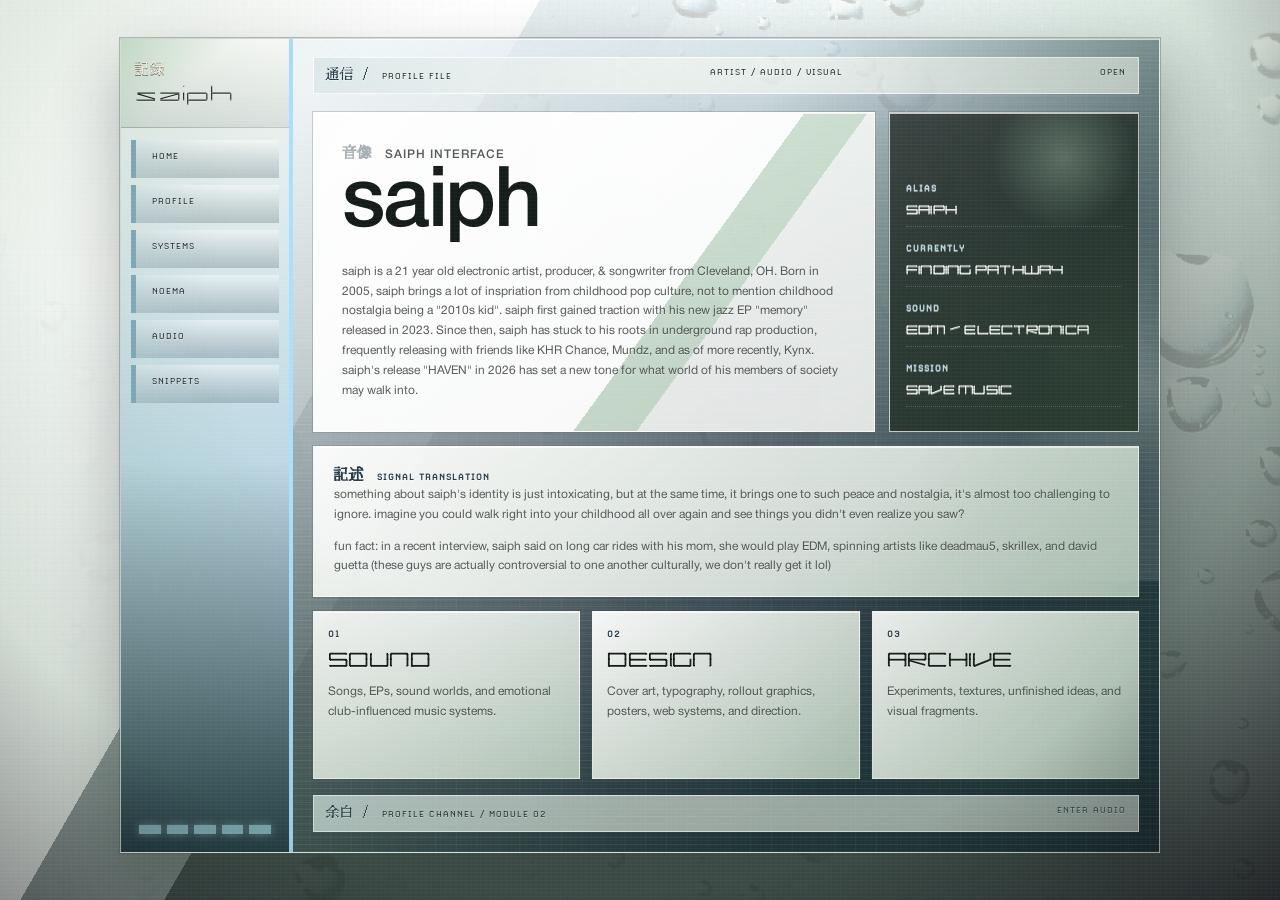
<file: about.html>
<!DOCTYPE html>
<html lang="en">
<head>
  <meta charset="UTF-8" />
  <meta name="viewport" content="width=device-width, initial-scale=1.0" />
  <title>Saiph Profile</title>
  <link rel="stylesheet" href="style.css" />
</head>

<body class="portal-body">
  <div class="crt-overlay"></div>
  <div class="crt-vignette"></div>
  <div class="texture-overlay"></div>
  <div class="grain"></div>

  <main class="flash-stage profile-stage">
    <aside class="stage-menu">
      <a href="index.html" class="stage-mark">saiph</a>
      <nav class="stage-links" aria-label="Primary">
        <a href="index.html">home</a>
        <a href="about.html">profile</a>
        <a href="index.html#work">systems</a>
        <a href="noema.html">noema</a>
        <a href="sound.html">audio</a>
        <a href="sound.html#snippets">snippets</a>
      </nav>
      <div class="stage-meter">
        <span></span><span></span><span></span><span></span><span></span>
      </div>
    </aside>

    <section class="stage-main">
      <header class="stage-topline">
        <span>profile file</span>
        <span>artist / audio / visual</span>
        <span>open</span>
      </header>

      <section class="profile-grid">
        <div class="profile-title-panel">
          <p class="console-kicker">saiph interface</p>
          <h1>saiph</h1>
          <p>
            saiph is a 21 year old electronic artist, producer, & songwriter from Cleveland, OH. Born in 2005, saiph
            brings a lot of inspriation from childhood pop culture, not to mention childhood nostalgia being a "2010s kid".
            saiph first gained traction with his new jazz EP "memory" released in 2023. Since then, saiph has stuck to his roots
            in underground rap production, frequently releasing with friends like KHR Chance, Mundz, and as of more recently, Kynx. saiph's
            release "HAVEN" in 2026 has set a new tone for what world of his members of society may walk into.

        
          </p>
        </div>

        <aside class="profile-data-panel">
          <span>alias</span>
          <strong>saiph</strong>
          <span>currently</span>
          <strong>finding pathway</strong>
          <span>sound</span>
          <strong>edm / electronica</strong>
          <span>mission</span>
          <strong>save music</strong>
        </aside>

        <article class="profile-bio-panel">
          <span>signal translation</span>
          <p>
            something about saiph's identity is just intoxicating, but at the same time, it brings one to such peace
            and nostalgia, it's almost too challenging to ignore. imagine you could walk right into your childhood all over again
            and see things you didn't even realize you saw?
          </p>
          <p>
            fun fact: in a recent interview, saiph said on long car rides with his mom, she would play EDM, spinning artists like deadmau5,
            skrillex, and david guetta (these guys are actually controversial to one another culturally, we don't really get it lol)
          </p>
        </article>

        <div class="profile-channel-panel">
          <article>
            <span>01</span>
            <strong>sound</strong>
            <p>Songs, EPs, sound worlds, and emotional club-influenced music systems.</p>
          </article>
          <article>
            <span>02</span>
            <strong>design</strong>
            <p>Cover art, typography, rollout graphics, posters, web systems, and direction.</p>
          </article>
          <article>
            <span>03</span>
            <strong>archive</strong>
            <p>Experiments, textures, unfinished ideas, and visual fragments.</p>
          </article>
        </div>
      </section>

      <footer class="stage-footer">
        <span>profile channel / module 02</span>
        <a href="sound.html">enter audio</a>
      </footer>
    </section>
  </main>

  <script src="script.js"></script>
</body>
</html>
</file>
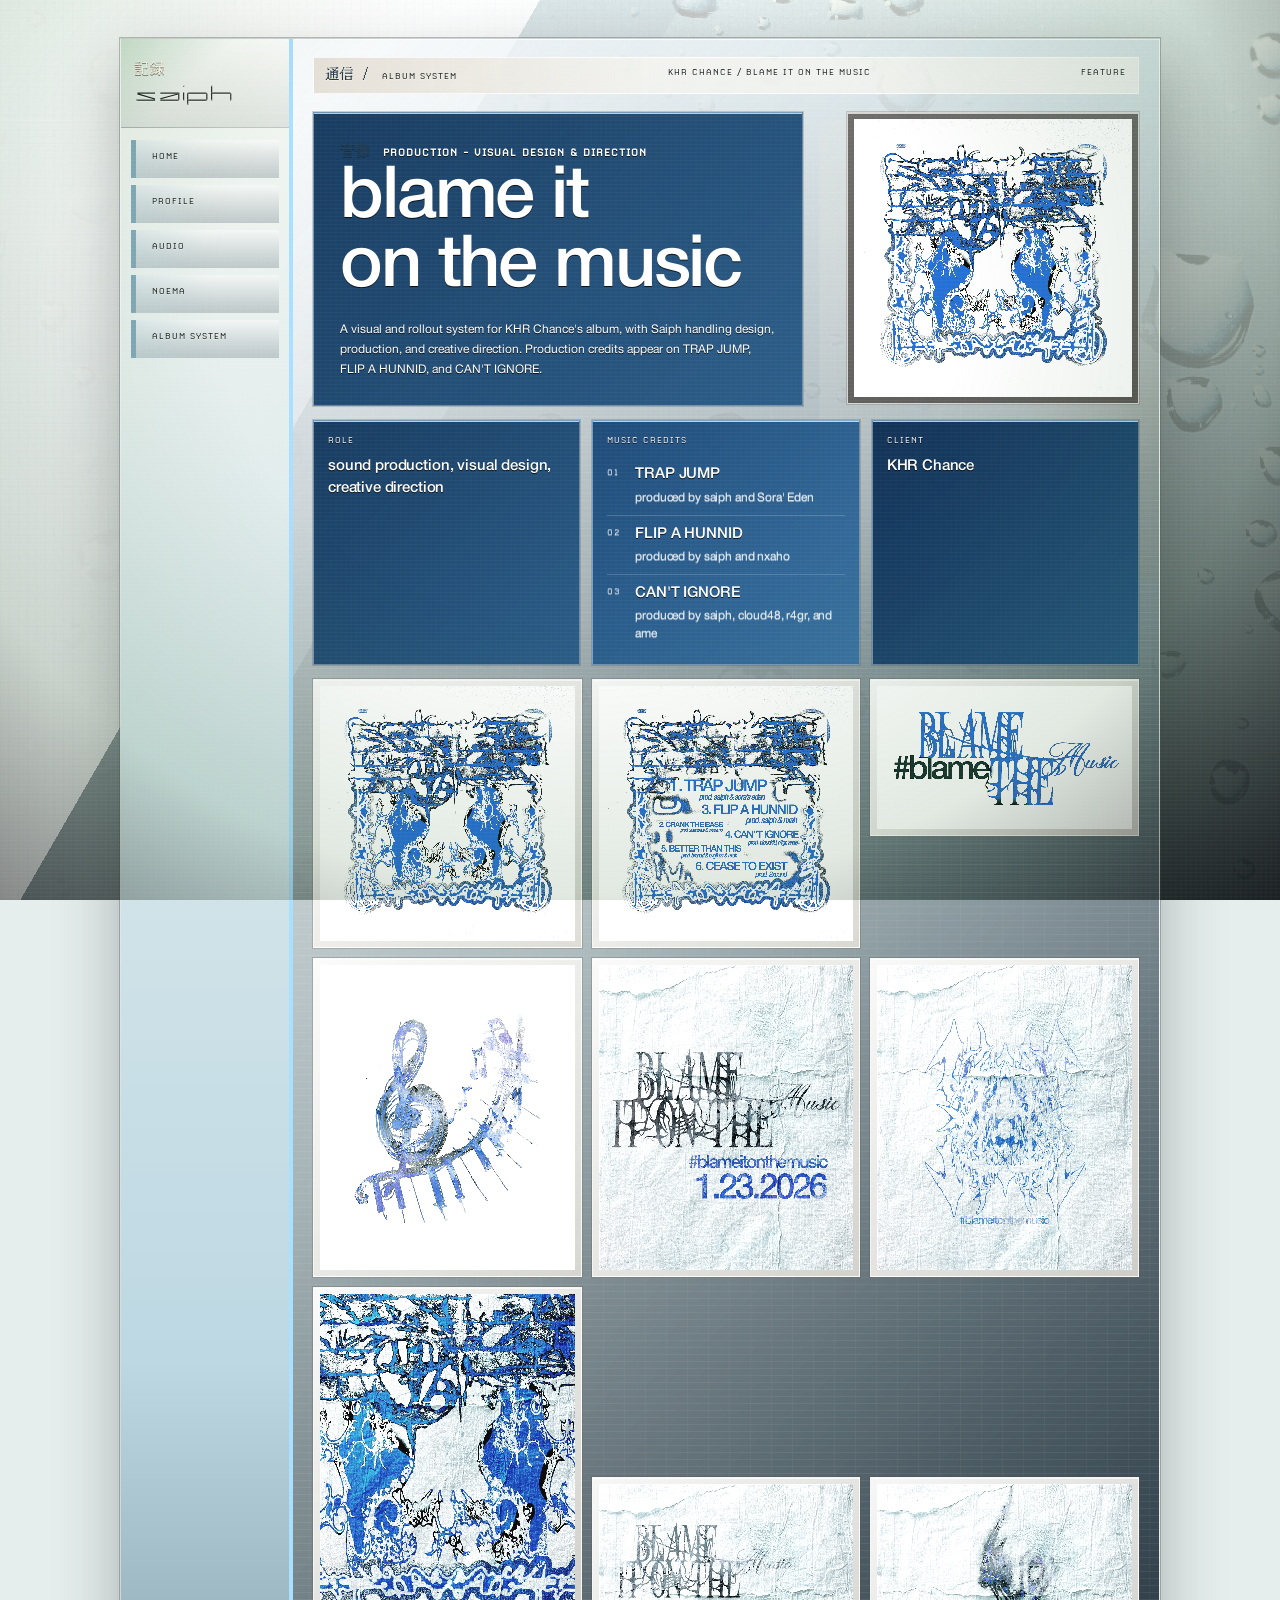
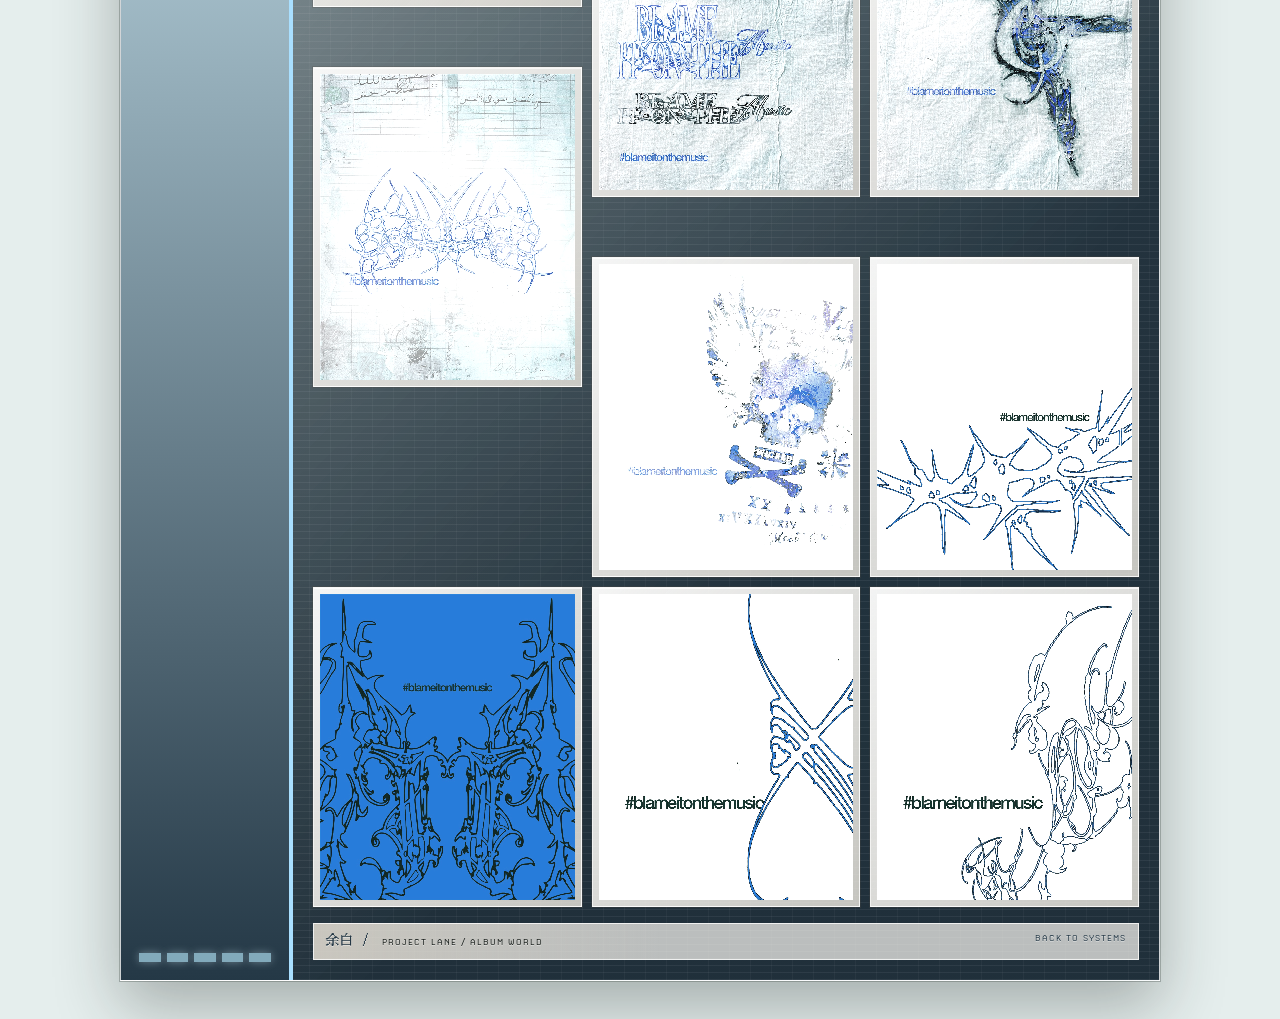
<file: blame-it-on-the-music.html>
<!DOCTYPE html>
<html lang="en">
<head>
  <meta charset="UTF-8" />
  <meta name="viewport" content="width=device-width, initial-scale=1.0" />
  <title>Blame It on the Music - Saiph</title>
  <link rel="stylesheet" href="style.css" />
</head>

<body class="portal-body bmotm-body">
  <div class="crt-overlay"></div>
  <div class="crt-vignette"></div>
  <div class="texture-overlay"></div>
  <div class="grain"></div>

  <main class="flash-stage bmotm-stage">
    <aside class="stage-menu">
      <a href="index.html" class="stage-mark">saiph</a>
      <nav class="stage-links" aria-label="Primary">
        <a href="index.html">home</a>
        <a href="about.html">profile</a>
        <a href="sound.html">audio</a>
        <a href="noema.html">noema</a>
        <a href="blame-it-on-the-music.html">album system</a>
      </nav>
      <div class="stage-meter">
        <span></span><span></span><span></span><span></span><span></span>
      </div>
    </aside>

    <section class="stage-main">
      <header class="stage-topline">
        <span>album system</span>
        <span>KHR Chance / Blame It on the Music</span>
        <span>feature</span>
      </header>

      <section class="bmotm-hero">
        <div class="bmotm-title-panel">
          <p class="console-kicker">production - visual design & direction</p>
          <h1>blame it<br>on the music</h1>
          <p>
            A visual and rollout system for KHR Chance's album, with Saiph handling
            design, production, and creative direction. Production credits appear on
            TRAP JUMP, FLIP A HUNNID, and CAN'T IGNORE.
          </p>
        </div>

        <figure class="bmotm-cover-panel">
          <img src="images/work/blame it on the music/web/blameitkhr.jpg" alt="Blame It on the Music cover art">
        </figure>
      </section>

      <section class="bmotm-meta">
        <article>
          <span>role</span>
          <strong>sound production, visual design, creative direction</strong>
        </article>
        <article class="bmotm-meta-list credits-list">
          <span>music credits</span>
          <ol>
            <li>
              <strong>TRAP JUMP</strong>
              <em>produced by saiph and Sora' Eden</em>
            </li>
            <li>
              <strong>FLIP A HUNNID</strong>
              <em>produced by saiph and nxaho</em>
            </li>
            <li>
              <strong>CAN'T IGNORE</strong>
              <em>produced by saiph, cloud48, r4gr, and ame</em>
            </li>
          </ol>
        </article>
        <article>
          <span>client</span>
          <strong>KHR Chance</strong>
        </article>
      </section>

      <section class="bmotm-gallery">
        <figure class="bmotm-art square safe-art"><img src="images/work/blame it on the music/web-full/blameitkhr.jpg" alt="Album cover artwork"></figure>
        <figure class="bmotm-art square safe-art tracklist-match"><img src="images/work/blame it on the music/web-full/tracklistv2.jpg" alt="Tracklist artwork"></figure>
        <figure class="bmotm-art wide"><img src="images/work/blame it on the music/web-full/billboard.jpg" alt="Billboard artwork"></figure>
        <figure class="bmotm-art"><img src="images/work/blame it on the music/web-full/pfp01.jpg" alt="Profile image treatment"></figure>
        <figure class="bmotm-art tall"><img src="images/work/blame it on the music/web-full/1.jpg" alt="Promotional artwork 1"></figure>
        <figure class="bmotm-art tall"><img src="images/work/blame it on the music/web-full/2.jpg" alt="Promotional artwork 2"></figure>
        <figure class="bmotm-art tall"><img src="images/work/blame it on the music/web-full/3.jpg" alt="Promotional artwork 3"></figure>
        <figure class="bmotm-art tall"><img src="images/work/blame it on the music/web-full/4.jpg" alt="Promotional artwork 4"></figure>
        <figure class="bmotm-art tall"><img src="images/work/blame it on the music/web-full/5.jpg" alt="Promotional artwork 5"></figure>
        <figure class="bmotm-art tall"><img src="images/work/blame it on the music/web-full/6.jpg" alt="Promotional artwork 6"></figure>
        <figure class="bmotm-art"><img src="images/work/blame it on the music/web-full/7.jpg" alt="Promotional artwork 7"></figure>
        <figure class="bmotm-art"><img src="images/work/blame it on the music/web-full/8.jpg" alt="Promotional artwork 8"></figure>
        <figure class="bmotm-art"><img src="images/work/blame it on the music/web-full/9.jpg" alt="Promotional artwork 9"></figure>
        <figure class="bmotm-art"><img src="images/work/blame it on the music/web-full/10.jpg" alt="Promotional artwork 10"></figure>
        <figure class="bmotm-art"><img src="images/work/blame it on the music/web-full/11.jpg" alt="Promotional artwork 11"></figure>
      </section>

      <footer class="stage-footer">
        <span>project lane / album world</span>
        <a href="index.html#work">back to systems</a>
      </footer>
    </section>
  </main>

  <script src="script.js"></script>
</body>
</html>
</file>
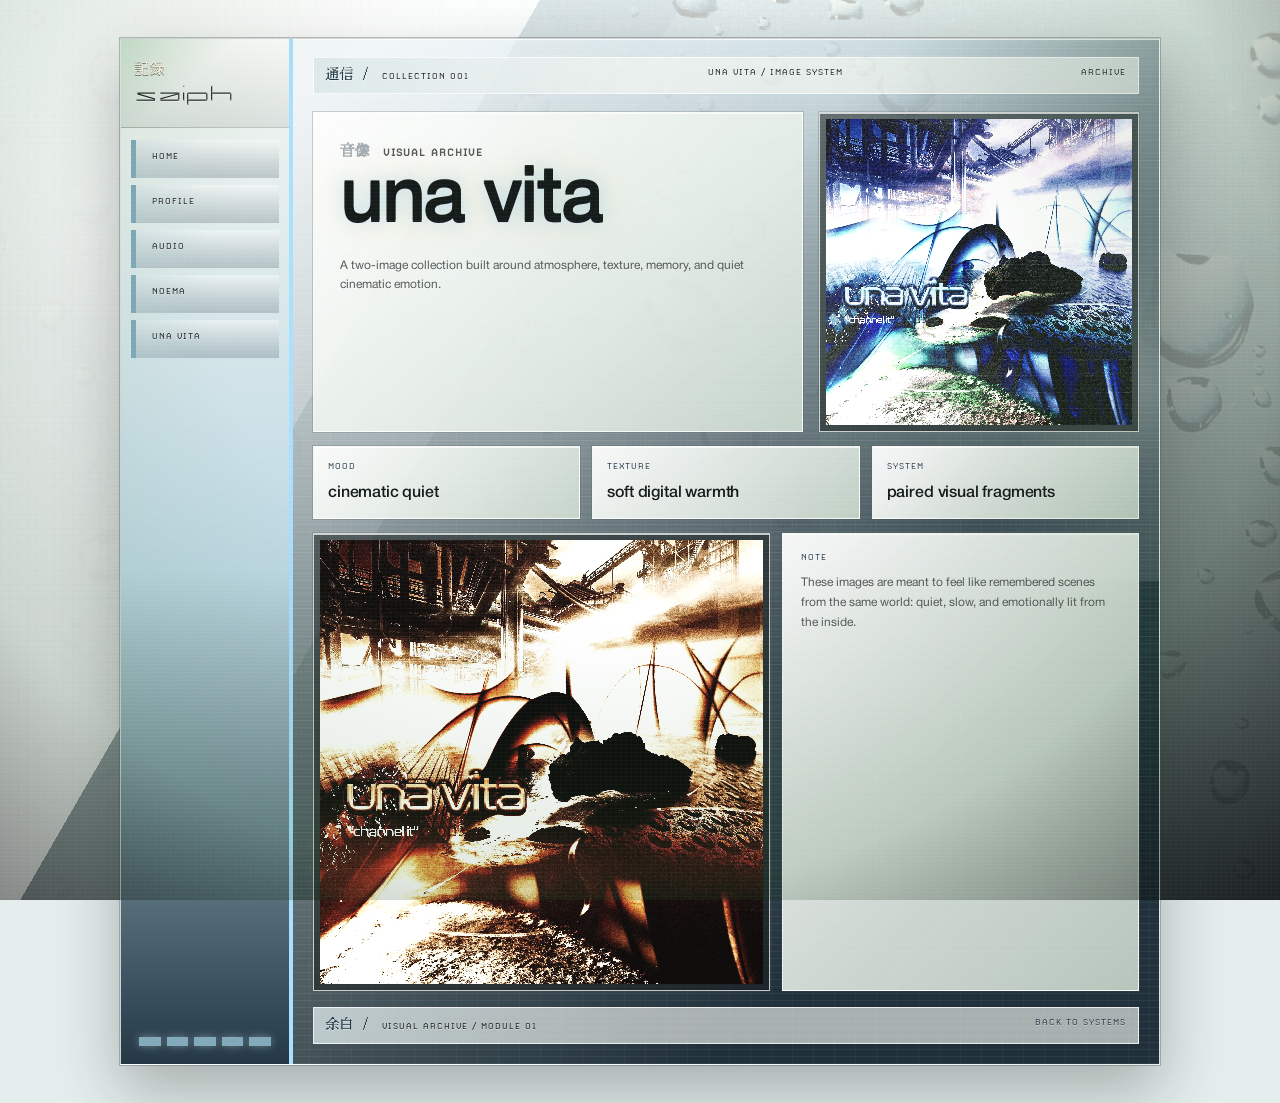
<file: unavita.html>
<!DOCTYPE html>
<html lang="en">
<head>
  <meta charset="UTF-8" />
  <meta name="viewport" content="width=device-width, initial-scale=1.0" />
  <title>Una Vita - Saiph</title>
  <link rel="stylesheet" href="style.css" />
</head>

<body class="portal-body unavita-body">
  <div class="crt-overlay"></div>
  <div class="crt-vignette"></div>
  <div class="texture-overlay"></div>
  <div class="grain"></div>

  <main class="flash-stage unavita-stage">
    <aside class="stage-menu">
      <a href="index.html" class="stage-mark">saiph</a>
      <nav class="stage-links" aria-label="Primary">
        <a href="index.html">home</a>
        <a href="about.html">profile</a>
        <a href="sound.html">audio</a>
        <a href="noema.html">noema</a>
        <a href="unavita.html">una vita</a>
      </nav>
      <div class="stage-meter">
        <span></span><span></span><span></span><span></span><span></span>
      </div>
    </aside>

    <section class="stage-main">
      <header class="stage-topline">
        <span>collection 001</span>
        <span>una vita / image system</span>
        <span>archive</span>
      </header>

      <section class="unavita-hero">
        <div class="unavita-title-panel">
          <p class="console-kicker">visual archive</p>
          <h1>una vita</h1>
          <p>
            A two-image collection built around atmosphere, texture, memory,
            and quiet cinematic emotion.
          </p>
        </div>

        <figure class="unavita-primary-art">
          <img src="images/work/unavita1.jpg" alt="Una Vita image 1">
        </figure>
      </section>

      <section class="unavita-meta">
        <article>
          <span>mood</span>
          <strong>cinematic quiet</strong>
        </article>
        <article>
          <span>texture</span>
          <strong>soft digital warmth</strong>
        </article>
        <article>
          <span>system</span>
          <strong>paired visual fragments</strong>
        </article>
      </section>

      <section class="unavita-gallery">
        <figure class="unavita-art secondary-art">
          <img src="images/work/unavita2.jpg" alt="Una Vita image 2">
        </figure>
        <article class="unavita-note">
          <span>note</span>
          <p>
            These images are meant to feel like remembered scenes from the same world:
            quiet, slow, and emotionally lit from the inside.
          </p>
        </article>
      </section>

      <footer class="stage-footer">
        <span>visual archive / module 01</span>
        <a href="index.html#work">back to systems</a>
      </footer>
    </section>
  </main>

  <script src="script.js"></script>
</body>
</html>
</file>
<file: style.css>
@font-face {
  font-family: "CustomFont";
  src: url("fonts/ravefont.woff2") format("woff2");
}

@font-face {
  font-family: "SaiphBody";
  src: url("fonts/helvetica-neue-5/HelveticaNeueLight.otf") format("opentype");
}

@font-face {
  font-family: "SaiphBody";
  src: url("fonts/helvetica-neue-5/HelveticaNeueMedium.otf") format("opentype");
  font-weight: 700;
}

@font-face {
  font-family: "SaiphBody";
  src: url("fonts/helvetica-neue-5/HelveticaNeueRoman.otf") format("opentype");
  font-weight: 400;
}

@font-face {
  font-family: "SaiphBody";
  src: url("fonts/helvetica-neue-5/HelveticaNeueBold.otf") format("opentype");
  font-weight: 800;
}

@font-face {
  font-family: "SaiphInterface";
  src: url("fonts/carbonplus-regular-bl.otf") format("opentype");
}

@font-face {
  font-family: "SaiphDisplay";
  src: url("fonts/Capacitor.otf") format("opentype");
}

@font-face {
  font-family: "SaiphWide";
  src: url("fonts/sui generis rg.otf") format("opentype");
}

@font-face {
  font-family: "SaiphHero";
  src: url("fonts/conthrax-sb.otf") format("opentype");
}

@font-face {
  font-family: "SaiphJP";
  src: url("fonts/enka-dot-mincho-24/EnkaDotMincho24.ttf") format("truetype");
}

* {
  box-sizing: border-box;
}

html {
  scroll-behavior: smooth;
}

html,
body {
  margin: 0;
  min-height: 100%;
}

body {
  background: #ff9d35;
  color: #9f4300;
  font-family: Tahoma, Verdana, Arial, sans-serif;
  overflow-x: hidden;
  text-shadow: 0 1px 0 rgba(255, 255, 255, 0.55);
}

:root {
  --page-width: min(1180px, calc(100vw - 70px));

  --aqua: #ffb45c;
  --aqua-dark: #d96600;
  --aqua-deep: #a34700;
  --sky: #ffe3c2;

  --yellow: #ff8f1f;
  --yellow-soft: #ffe7cf;
  --cream: #fffef1;
  --white: #ffffff;

  --text: #a44700;
  --text-dark: #7d3300;
  --text-soft: rgba(125, 51, 0, 0.82);

  --portal-bg: rgba(255, 255, 255, 0.82);
  --portal-border: rgba(255, 255, 255, 0.95);
  --outline: rgba(199, 91, 0, 0.52);
}

body::before {
  content: "";
  position: fixed;
  inset: 0;
  z-index: -5;
  pointer-events: none;

  background:
    radial-gradient(circle at 12% 82%, rgba(255,255,255,0.28), transparent 12%),
    radial-gradient(circle at 75% 18%, rgba(255,255,255,0.18), transparent 16%),
    radial-gradient(circle at 82% 82%, rgba(255,255,255,0.2), transparent 14%),
    repeating-conic-gradient(
      from 0deg at 50% 42%,
      rgba(255,255,255,0.11) 0deg 12deg,
      rgba(255,255,255,0.025) 12deg 24deg
    ),
    linear-gradient(
      to bottom,
      #ff8d1d 0%,
      #ffb454 34%,
      #ffe0bb 64%,
      #fff5ea 100%
    );
}

.texture-overlay {
  position: fixed;
  inset: 0;
  z-index: 4;
  pointer-events: none;

  background:
    linear-gradient(rgba(255,255,255,0.2), rgba(255,255,255,0.02)),
    url("images/waterdrops1.jpg");

  background-size: cover;
  background-position: center;
  opacity: 0.18;
  mix-blend-mode: screen;
  filter: contrast(1.1) saturate(1.1);
}

.grain {
  position: fixed;
  inset: 0;
  z-index: 230;
  pointer-events: none;

  background:
    repeating-linear-gradient(
      to bottom,
      rgba(255,255,255,0.05),
      rgba(255,255,255,0.05) 1px,
      transparent 1px,
      transparent 4px
    );

  mix-blend-mode: overlay;
  opacity: 0.55;
}

.dot-screen {
  position: absolute;
  inset: 0;
  pointer-events: none;

  background-image: radial-gradient(
    rgba(255, 255, 255, 0.36) 1px,
    transparent 1px
  );

  background-size: 7px 7px;
  mix-blend-mode: overlay;
  opacity: 0.52;
}

.crt-overlay {
  position: fixed;
  inset: 0;
  z-index: 300;
  pointer-events: none;

  background:
    repeating-linear-gradient(
      to bottom,
      rgba(255, 255, 255, 0.05) 0px,
      rgba(255, 255, 255, 0.05) 1px,
      transparent 1px,
      transparent 4px
    ),
    repeating-linear-gradient(
      to right,
      rgba(255, 216, 50, 0.018) 0px,
      rgba(255, 216, 50, 0.018) 1px,
      rgba(255, 132, 0, 0.025) 1px,
      rgba(255, 132, 0, 0.025) 2px,
      transparent 2px,
      transparent 5px
    );

  mix-blend-mode: screen;
  opacity: 0.32;
}

.crt-overlay::after {
  content: "";
  position: absolute;
  inset: 0;
  background: rgba(255,255,255,0.04);
  opacity: 0;
  animation: tvFlicker 3.4s infinite;
}

.crt-vignette {
  position: fixed;
  inset: 0;
  z-index: 299;
  pointer-events: none;

  background:
    radial-gradient(
      ellipse at center,
      transparent 50%,
      rgba(156, 70, 0, 0.12) 78%,
      rgba(114, 45, 0, 0.3) 100%
    );

  opacity: 0.7;
}

@keyframes tvFlicker {
  0% { opacity: 0.018; }
  5% { opacity: 0.08; }
  6% { opacity: 0.015; }
  12% { opacity: 0.045; }
  40% { opacity: 0.014; }
  41% { opacity: 0.075; }
  42% { opacity: 0.016; }
  100% { opacity: 0.025; }
}

.orb {
  position: fixed;
  border-radius: 50%;
  filter: blur(36px);
  opacity: 0.45;
  pointer-events: none;
  z-index: 1;
  animation: drift 11s infinite alternate ease-in-out;
}

.orb-one {
  width: 280px;
  height: 280px;
  background: rgba(255, 255, 255, 0.34);
  top: 12%;
  left: -80px;
}

.orb-two {
  width: 240px;
  height: 240px;
  background: rgba(255, 162, 67, 0.34);
  right: -60px;
  top: 45%;
  animation-delay: 2s;
}

.orb-three {
  width: 260px;
  height: 260px;
  background: rgba(255, 232, 209, 0.36);
  left: 46%;
  bottom: 8%;
  animation-delay: 4s;
}

@keyframes drift {
  from {
    transform: translate(0, 0) scale(1);
  }

  to {
    transform: translate(28px, -20px) scale(1.08);
  }
}

.glass {
  background:
    linear-gradient(
      to bottom,
      rgba(255,255,255,0.94),
      rgba(255,232,209,0.82)
    );

  border: 7px solid rgba(255,255,255,0.96);
  border-radius: 24px;

  box-shadow:
    0 0 0 3px rgba(199, 91, 0, 0.34),
    0 10px 0 rgba(255, 143, 31, 0.12),
    0 18px 38px rgba(150, 68, 0, 0.18),
    inset 0 1px 0 rgba(255,255,255,0.98);

  backdrop-filter: blur(6px) saturate(120%);
  -webkit-backdrop-filter: blur(6px) saturate(120%);
}

.eyebrow {
  display: inline-flex;
  align-items: center;
  gap: 7px;

  margin: 0 0 16px 0;
  padding: 6px 12px;
  border-radius: 999px;

  background: rgba(255,255,255,0.72);
  border: 4px solid rgba(255,255,255,0.95);
  box-shadow: 0 0 0 2px rgba(199, 91, 0, 0.3);

  color: var(--text);
  font-size: 10px;
  font-weight: 700;
  letter-spacing: 1.5px;
  text-transform: uppercase;
}

.eyebrow::before {
  content: "★";
  color: var(--yellow);
  font-size: 14px;
  text-shadow: 0 0 6px rgba(255, 216, 60, 0.65);
}

.small-label {
  display: inline-flex;
  margin-bottom: 14px !important;
  padding: 5px 10px;

  color: var(--text);
  background: rgba(255,255,255,0.58);
  border-radius: 999px;

  font-size: 10px !important;
  font-weight: 700;
  letter-spacing: 1.4px;
  text-transform: uppercase;
  opacity: 1 !important;
}

h1,
h2,
h3,
p {
  position: relative;
  z-index: 2;
}

h1,
h2 {
  text-shadow:
    0 3px 0 rgba(255,255,255,0.5),
    0 0 16px rgba(255,255,255,0.28),
    0 0 24px rgba(255, 143, 31, 0.18);
}

h1 {
  margin: 0;
  color: #c85b00;
  font-family: "CustomFont", Tahoma, Verdana, sans-serif;
  font-size: clamp(105px, 19vw, 260px);
  font-weight: 300;
  letter-spacing: -0.085em;
  line-height: 0.74;
  text-transform: lowercase;
}

h2 {
  margin: 0;
  color: #b95300;
  font-family: "CustomFont", Tahoma, Verdana, sans-serif;
  font-size: clamp(40px, 6.5vw, 86px);
  font-weight: 300;
  letter-spacing: -0.055em;
  line-height: 0.95;
  text-transform: lowercase;
}

.nav {
  position: fixed;
  top: 22px;
  left: 50%;
  transform: translateX(-50%);
  width: var(--page-width);
  min-height: 66px;
  padding: 10px 18px;
  border-radius: 999px;
  z-index: 100;

  background:
    linear-gradient(
      to bottom,
      rgba(255,255,255,0.96),
      rgba(255,232,209,0.86)
    );

  border: 7px solid rgba(255,255,255,0.96);

  box-shadow:
    0 0 0 3px rgba(199, 91, 0, 0.42),
    0 12px 28px rgba(150, 68, 0, 0.16),
    inset 0 1px 0 rgba(255,255,255,1);

  display: flex;
  align-items: center;
  justify-content: space-between;
}

.logo {
  color: #c85b00;
  text-decoration: none;
  font-family: "CustomFont", Tahoma, Verdana, sans-serif;
  font-size: 36px;
  line-height: 1;
  letter-spacing: -2px;
  text-transform: lowercase;
  text-shadow: 0 2px 0 rgba(255,255,255,0.55);
}

.logo::after {
  content: "";
  display: inline-block;
  margin-left: 4px;
  padding: 1px 6px;
  border-radius: 7px;
  background: #c85b00;
  color: white;
  font-family: Tahoma, Verdana, sans-serif;
  font-size: 10px;
  letter-spacing: 0;
  vertical-align: middle;
}

.nav-links {
  display: flex;
  gap: 8px;
  flex-wrap: wrap;
}

.nav-links a {
  color: #9f4300;
  text-decoration: none;
  font-size: 11px;
  font-weight: 700;
  letter-spacing: 0.8px;
  text-transform: uppercase;

  padding: 8px 12px;
  border-radius: 999px;

  background:
    linear-gradient(
      to bottom,
      rgba(255,255,255,0.76),
      rgba(255,238,222,0.64)
    );

  border: 2px solid rgba(255,255,255,0.8);
}

.nav-links a:hover {
  background: linear-gradient(to bottom, #fff2e4, #ffad57);
  color: #7d3300;
}

.floating-ui {
  display: none;
}

.hud-chip {
  position: fixed;
  z-index: 120;
  min-width: 165px;
  padding: 12px 14px;
  border-radius: 18px;
  color: #9f4300;

  background:
    linear-gradient(
      to bottom,
      rgba(255,255,255,0.94),
      rgba(255,232,209,0.84)
    );

  border: 6px solid rgba(255,255,255,0.96);

  box-shadow:
    0 0 0 2px rgba(199,91,0,0.42),
    0 0 14px rgba(255, 172, 90, 0.2),
    0 8px 18px rgba(150, 68, 0, 0.14);

  animation:
    hudFloat 5s ease-in-out infinite,
    hudFlicker 6s linear infinite;
}

.hud-label {
  display: block;
  margin-bottom: 4px;
  font-size: 9px;
  font-weight: 700;
  letter-spacing: 2px;
  text-transform: uppercase;
  opacity: 0.62;
}

.hud-value {
  display: block;
  color: #a44700;
  font-size: 11px;
  letter-spacing: 1.3px;
  text-transform: uppercase;
  font-weight: 700;
  text-shadow:
    0 0 6px rgba(255,255,255,0.65),
    0 0 12px rgba(255, 143, 31, 0.18);
}

.hud-top-left {
  top: 112px;
  left: 34px;
}

.hud-top-right {
  top: 112px;
  right: 34px;
}

.hud-bottom-left {
  bottom: 34px;
  left: 34px;
}

.hud-scan {
  position: fixed;
  left: 0;
  right: 0;
  top: -12%;
  height: 18%;
  z-index: 250;
  pointer-events: none;

  background: linear-gradient(
    to bottom,
    rgba(255,255,255,0),
    rgba(255,255,255,0.05),
    rgba(255, 143, 31, 0.12),
    rgba(255,255,255,0)
  );

  mix-blend-mode: screen;
  animation: scanSweep 9s linear infinite;
}

body::after {
  content: "";
  position: fixed;
  width: 118px;
  height: 118px;
  bottom: 24px;
  right: 24px;
  z-index: 115;
  pointer-events: none;
  opacity: 0.46;

  border-bottom: 4px solid rgba(255,255,255,0.72);
  border-right: 4px solid rgba(255,255,255,0.72);
  border-radius: 0 0 22px 0;
  box-shadow: 0 0 0 2px rgba(199,91,0,0.22);
}

@keyframes hudFloat {
  0% { transform: translateY(0); }
  50% { transform: translateY(-6px); }
  100% { transform: translateY(0); }
}

@keyframes hudFlicker {
  0% { opacity: 0.96; }
  2% { opacity: 0.76; }
  4% { opacity: 0.98; }
  20% { opacity: 0.9; }
  21% { opacity: 0.7; }
  22% { opacity: 0.95; }
  60% { opacity: 0.88; }
  61% { opacity: 1; }
  62% { opacity: 0.86; }
  100% { opacity: 0.94; }
}

@keyframes scanSweep {
  0% {
    top: -18%;
    opacity: 0;
  }

  8% {
    opacity: 0.72;
  }

  50% {
    opacity: 0.42;
  }

  100% {
    top: 110%;
    opacity: 0;
  }
}

.section-grid,
.section-header,
.work-grid,
.featured-collection,
.details-grid,
.showcase-grid,
.next-link,
.haven-gallery-grid,
.haven-tracklist-wrap,
.about-channel-grid,
.sound-release-grid {
  width: var(--page-width);
  margin-left: auto;
  margin-right: auto;
  position: relative;
  z-index: 3;
}

.page-section {
  min-height: 100vh;
  position: relative;
  z-index: 5;
  padding: 118px 0;
  color: var(--text);
}

.page-section::before,
.collection-showcase::before,
.details-section::before,
.next-section::before,
.haven-gallery-section::before,
.haven-tracklist-section::before,
.about-page-section::before,
.about-signal-section::before,
.sound-release-section::before {
  content: "";
  position: absolute;
  inset: 0;
  pointer-events: none;
  z-index: 1;

  background:
    radial-gradient(circle at 12% 28%, rgba(255,255,255,0.24), transparent 10%),
    radial-gradient(circle at 82% 72%, rgba(255,255,255,0.18), transparent 12%),
    repeating-linear-gradient(
      to bottom,
      rgba(255,255,255,0.08),
      rgba(255,255,255,0.08) 1px,
      transparent 1px,
      transparent 8px
    );

  mix-blend-mode: overlay;
}

.section-grid {
  display: grid;
  grid-template-columns: 1fr 430px;
  gap: 36px;
  align-items: start;
}

.section-title {
  position: sticky;
  top: 120px;
}

.section-header {
  margin-bottom: 34px;
}

.text-panel,
.process-panel {
  border-radius: 24px;
  padding: 24px;
  margin-top: 34px;
}

.text-panel p,
.process-row p {
  margin: 0 0 16px;
  font-size: 13px;
  line-height: 1.65;
  color: var(--text-soft);
}

.hero,
.about-page-hero,
.sound-page-hero {
  min-height: 100vh;
  position: relative;
  padding: 120px 0 74px;
  overflow: hidden;

  background:
    radial-gradient(circle at 12% 35%, rgba(255,255,255,0.28), transparent 13%),
    radial-gradient(circle at 82% 78%, rgba(255,255,255,0.26), transparent 15%),
    repeating-conic-gradient(
      from 0deg at 50% 45%,
      rgba(255,255,255,0.12) 0deg 11deg,
      rgba(255,255,255,0.025) 11deg 24deg
    ),
    linear-gradient(
      to bottom,
      #ff8d1d 0%,
      #ffb454 36%,
      #ffe0bb 63%,
      #fff5ea 100%
    );

  filter: saturate(1.12) contrast(1.02);
}

.hero::before {
  content: "";
  position: absolute;
  left: -8%;
  top: 10%;
  width: 55vw;
  height: 55vw;
  border-radius: 50%;
  border: 34px solid rgba(255, 143, 31, 0.58);
  box-shadow:
    0 0 0 12px rgba(255,255,255,0.42),
    inset 0 0 30px rgba(255,255,255,0.25);
  opacity: 0.55;
  transform: rotate(-18deg);
  pointer-events: none;
}

.hero-grid,
.about-page-grid,
.sound-page-grid {
  position: relative;
  z-index: 6;
  width: var(--page-width);
  min-height: calc(100vh - 194px);
  margin: 0 auto;

  display: grid;
  grid-template-columns: 1fr 350px;
  align-items: end;
  gap: 28px;
}

.hero-panel,
.about-profile-card,
.sound-status-card {
  padding: 20px;
  border-radius: 24px;
  margin-bottom: 18px;
  position: relative;
}

.about-profile-card::before,
.sound-status-card::before {
  content: "";
  position: absolute;
  inset: 12px;
  border: 2px dotted rgba(199,91,0,0.34);
  border-radius: 16px;
  pointer-events: none;
}

.hero-panel p {
  margin: 0;
  font-size: 13px;
  line-height: 1.55;
  color: var(--text-soft);
}

.about-section,
.work-section,
.archive-section,
.contact-section,
.collection-showcase,
.process-section,
.details-section,
.haven-story-section,
.haven-gallery-section,
.haven-tracklist-section,
.next-section,
.about-page-section,
.about-signal-section,
.sound-release-section {
  background:
    radial-gradient(circle at 12% 25%, rgba(255,255,255,0.3), transparent 12%),
    radial-gradient(circle at 78% 78%, rgba(255,255,255,0.22), transparent 14%),
    repeating-conic-gradient(
      from 0deg at 50% 40%,
      rgba(255,255,255,0.09) 0deg 10deg,
      rgba(255,255,255,0.02) 10deg 22deg
    ),
    linear-gradient(
      to bottom,
      #ff9d35 0%,
      #ffe0bb 38%,
      #ffffff 70%,
      #ffb15d 100%
    );

  background-size: cover;
  background-position: center;
}

.archive-section,
.next-section {
  background:
    radial-gradient(circle at 18% 28%, rgba(255,255,255,0.28), transparent 12%),
    radial-gradient(circle at 76% 76%, rgba(255,255,255,0.2), transparent 14%),
    linear-gradient(
      to bottom,
      #ffbd72 0%,
      #ffffff 52%,
      #ffb15d 100%
    );
}

.featured-collection {
  margin-bottom: 24px;
  min-height: 560px;
  border-radius: 28px;
  padding: 24px;

  display: grid;
  grid-template-columns: 350px 1fr;
  gap: 28px;
  align-items: center;

  overflow: hidden;
}

.featured-collection::before {
  content: "";
  position: absolute;
  inset: 0;
  background:
    radial-gradient(circle at 18% 18%, rgba(255, 143, 31, 0.22), transparent 22%),
    radial-gradient(circle at 88% 82%, rgba(255, 211, 168, 0.24), transparent 30%);
  pointer-events: none;
}

.featured-info {
  position: relative;
  z-index: 2;
}

.featured-info h3 {
  margin: 0 0 16px;
  color: var(--text);
  font-family: "CustomFont", Tahoma, Verdana, sans-serif;
  font-size: clamp(50px, 7vw, 96px);
  font-weight: 300;
  letter-spacing: -0.075em;
  line-height: 0.88;
  text-transform: lowercase;
}

.featured-info p {
  margin: 0 0 22px;
  max-width: 310px;
  color: var(--text-soft);
  font-size: 13px;
  line-height: 1.65;
}

.featured-images {
  position: relative;
  z-index: 2;
  height: 500px;
}

.featured-img {
  position: absolute;
  overflow: hidden;
  border-radius: 22px;
  padding: 8px;

  background: white;
  border: 7px solid rgba(255,255,255,0.96);

  box-shadow:
    0 0 0 3px rgba(199, 91, 0, 0.32),
    0 14px 30px rgba(150, 68, 0, 0.16);

  transition: 0.35s ease;
}

.featured-img img,
.showcase-image img {
  width: 100%;
  height: 100%;
  display: block;
  object-fit: cover;
}

.featured-img img {
  border-radius: 14px;
}

.tall-img {
  width: 46%;
  height: 92%;
  left: 5%;
  top: 0;
  transform: rotate(-2deg);
}

.offset-img {
  width: 54%;
  height: 70%;
  right: 2%;
  bottom: 0;
  transform: rotate(3deg);
}

.tall-img:hover {
  transform: rotate(-2deg) translateY(-10px) scale(1.02);
}

.offset-img:hover {
  transform: rotate(3deg) translateY(-10px) scale(1.02);
}

.collection-link,
.button {
  display: inline-flex;
  align-items: center;
  justify-content: center;
  padding: 12px 18px;
  border-radius: 999px;

  color: #7d3300;
  text-decoration: none;
  font-size: 11px;
  font-weight: 700;
  letter-spacing: 1px;
  text-transform: uppercase;

  background: linear-gradient(to bottom, #fff2e4, #ffad57);
  border: 5px solid white;

  box-shadow:
    0 0 0 2px rgba(199,91,0,0.34),
    0 8px 18px rgba(150,68,0,0.12);

  transition: 0.25s ease;
}

.collection-link:hover,
.button:hover {
  transform: translateY(-3px);
  filter: saturate(1.15);
}

.work-grid {
  display: grid;
  grid-template-columns: repeat(3, 1fr);
  gap: 18px;
}

.work-card {
  border-radius: 24px;
  padding: 16px;
  min-height: 460px;

  display: flex;
  flex-direction: column;
  justify-content: flex-end;

  transition:
    transform 0.35s ease,
    background 0.35s ease,
    border 0.35s ease;
}

.work-card:hover {
  transform: translateY(-10px) scale(1.012);
}

.work-image {
  height: 245px;
  border-radius: 18px;
  margin-bottom: 18px;

  background-size: cover;
  background-position: center;

  border: 7px solid rgba(255,255,255,0.96);

  box-shadow:
    0 0 0 2px rgba(199,91,0,0.32),
    0 10px 24px rgba(150,68,0,0.14);

  filter:
    contrast(1.04)
    saturate(1.08)
    brightness(1.02)
    blur(0.08px);
}

.work-image-haven {
  background:
    linear-gradient(rgba(255,255,255,0.12), rgba(255,132,0,0.16)),
    url("images/work/haven1.jpg");
}

.work-image-two {
  background:
    radial-gradient(circle at 30% 30%, rgba(255, 143, 31, 0.55), transparent 38%),
    radial-gradient(circle at 70% 80%, rgba(255, 232, 209, 0.5), transparent 42%),
    #ffbd72;
}

.work-image-three {
  background:
    radial-gradient(circle at top left, rgba(255, 143, 31, 0.42), transparent 35%),
    radial-gradient(circle at bottom right, rgba(255, 232, 209, 0.68), transparent 35%),
    #fff5ea;
}

.work-card h3,
.about-channel-card h3,
.sound-release-card h3,
.sound-player-placeholder h3,
.process-row h3,
.detail-card h3 {
  margin: 0 0 10px;
  color: var(--text);
  font-family: "CustomFont", Tahoma, Verdana, sans-serif;
  font-size: 30px;
  font-weight: 300;
  letter-spacing: -0.04em;
  line-height: 1;
  text-transform: lowercase;
}

.work-card p,
.about-channel-card p,
.sound-release-card p,
.sound-player-placeholder p {
  margin: 0 0 14px;
  color: var(--text-soft);
  font-size: 13px;
  line-height: 1.55;
}

.archive-list {
  border-radius: 24px;
  overflow: hidden;
  margin-top: 34px;
}

.archive-row {
  display: grid;
  grid-template-columns: 70px 1fr;
  gap: 16px;
  padding: 20px 22px;
  border-bottom: 2px solid rgba(199, 91, 0, 0.16);
}

.archive-row:last-child {
  border-bottom: none;
}

.archive-row span {
  color: var(--text);
  font-size: 11px;
  font-weight: 700;
  letter-spacing: 3px;
  opacity: 0.62;
}

.archive-row p {
  margin: 0;
  color: var(--text);
  font-size: 15px;
  font-weight: 700;
  letter-spacing: 0.8px;
  text-transform: lowercase;
}

.contact-section {
  min-height: 100vh;
  padding: 120px 0;
  position: relative;
  z-index: 5;

  display: flex;
  align-items: center;
  justify-content: center;
}

.contact-card {
  width: min(760px, calc(100vw - 80px));
  border-radius: 28px;
  padding: 38px;
  text-align: center;
}

.contact-card h2 {
  margin-bottom: 22px;
}

.contact-card p {
  max-width: 520px;
  margin: 0 auto 28px;
  color: var(--text-soft);
  font-size: 14px;
  line-height: 1.65;
}

.collection-hero,
.haven-hero {
  min-height: 100vh;
  position: relative;
  z-index: 5;
  padding: 120px 0 74px;

  background:
    radial-gradient(circle at 12% 35%, rgba(255,255,255,0.28), transparent 13%),
    radial-gradient(circle at 82% 78%, rgba(255,255,255,0.26), transparent 15%),
    linear-gradient(
      to bottom,
      rgba(255, 143, 31, 0.5),
      rgba(255, 232, 209, 0.5) 45%,
      rgba(255, 177, 93, 0.86) 100%
    );

  background-size: cover;
  background-position: center;
  filter: saturate(1.08) contrast(1.02);
}

.collection-hero {
  background:
    radial-gradient(circle at 12% 35%, rgba(255,255,255,0.28), transparent 13%),
    radial-gradient(circle at 82% 78%, rgba(255,255,255,0.26), transparent 15%),
    linear-gradient(
      to bottom,
      rgba(255, 143, 31, 0.5),
      rgba(255, 232, 209, 0.5) 45%,
      rgba(255, 177, 93, 0.86) 100%
    ),
    url("images/work/unavita1.jpg");
}

.haven-hero {
  background:
    radial-gradient(circle at 12% 35%, rgba(255,255,255,0.28), transparent 13%),
    radial-gradient(circle at 82% 78%, rgba(255,255,255,0.26), transparent 15%),
    linear-gradient(
      to bottom,
      rgba(255, 143, 31, 0.48),
      rgba(255, 232, 209, 0.48) 45%,
      rgba(255, 177, 93, 0.84) 100%
    ),
    url("images/work/haven1.jpg");
  overflow: hidden;
}

.collection-hero-grid,
.haven-hero-grid {
  width: var(--page-width);
  min-height: calc(100vh - 194px);
  margin: 0 auto;

  display: grid;
  grid-template-columns: 1fr 350px;
  align-items: end;
  gap: 28px;

  position: relative;
  z-index: 3;
}

.collection-title h1,
.haven-title-block h1,
.about-page-title h1,
.sound-page-title h1 {
  margin: 0;
  color: #c85b00;
  font-size: clamp(86px, 15vw, 230px);
  line-height: 0.74;
}

.haven-title-block h1 {
  font-size: clamp(96px, 17vw, 240px);
  line-height: 0.8;
  text-transform: uppercase;
}

.collection-intro,
.haven-hud {
  padding: 20px;
  border-radius: 24px;
  margin-bottom: 18px;
  position: relative;
}

.collection-intro p {
  margin: 0;
  color: var(--text-soft);
  font-size: 13px;
  line-height: 1.58;
}

.collection-showcase {
  position: relative;
  z-index: 5;
  min-height: 100vh;
  padding: 110px 0;
}

.showcase-grid {
  display: grid;
  grid-template-columns: 1.1fr 0.9fr;
  gap: 22px;
  align-items: center;
}

.showcase-image {
  border-radius: 24px;
  padding: 8px;
  overflow: hidden;
}

.showcase-image img {
  border-radius: 15px;
}

.large-left {
  height: 690px;
}

.small-right {
  height: 500px;
  transform: translateY(80px);
}

.process-row {
  display: grid;
  grid-template-columns: 58px 1fr;
  gap: 22px;
  padding: 24px 0;
  border-bottom: 2px solid rgba(199, 91, 0, 0.16);
}

.process-row:first-child {
  padding-top: 0;
}

.process-row:last-child {
  padding-bottom: 0;
  border-bottom: none;
}

.process-row span,
.track-item span {
  color: var(--text);
  font-size: 11px;
  font-weight: 700;
  letter-spacing: 3px;
  opacity: 0.62;
}

.details-section {
  position: relative;
  z-index: 5;
  padding: 110px 0;
  color: var(--text);
}

.details-grid {
  display: grid;
  grid-template-columns: repeat(3, 1fr);
  gap: 18px;
}

.detail-card {
  border-radius: 24px;
  padding: 24px;
  min-height: 170px;

  display: flex;
  flex-direction: column;
  justify-content: flex-end;
}

.haven-track-cloud {
  position: absolute;
  inset: 0;
  z-index: 2;
  pointer-events: none;
  overflow: hidden;

  display: grid;
  grid-template-columns: repeat(3, 1fr);
  align-content: center;
  gap: 15px 22px;
  padding: 150px 60px 60px;
}

.haven-track-cloud span {
  color: rgba(255,255,255,0.22);
  font-family: "CustomFont", Tahoma, Verdana, sans-serif;
  font-size: clamp(28px, 4vw, 74px);
  letter-spacing: 0.05em;
  text-transform: uppercase;
  white-space: nowrap;
  text-shadow: 0 0 12px rgba(255,255,255,0.22);
}

.haven-track-cloud span:nth-child(2n) {
  color: rgba(255, 220, 55, 0.22);
}

.haven-track-cloud span:nth-child(3n) {
  color: rgba(255,255,255,0.15);
}

.haven-track-cloud span:nth-child(4n) {
  color: rgba(72, 180, 205, 0.18);
}

.haven-hud::before {
  content: "";
  position: absolute;
  inset: 12px;
  border: 2px dotted rgba(199,91,0,0.34);
  border-radius: 16px;
  pointer-events: none;
}

.hud-row {
  display: flex;
  justify-content: space-between;
  gap: 14px;
  padding: 11px 0;
  border-bottom: 2px solid rgba(199, 91, 0, 0.14);
  position: relative;
  z-index: 2;
}

.hud-row:last-of-type {
  margin-bottom: 18px;
}

.hud-row span {
  color: var(--text);
  font-size: 10px;
  font-weight: 700;
  letter-spacing: 1.5px;
  text-transform: uppercase;
  opacity: 0.65;
}

.hud-row strong {
  color: var(--text-dark);
  font-size: 11px;
  letter-spacing: 1px;
  text-transform: uppercase;
  font-weight: 700;
}

.hud-button {
  width: 100%;
}

.haven-gallery-section,
.haven-tracklist-section,
.about-page-section,
.about-signal-section,
.sound-release-section {
  min-height: 100vh;
  position: relative;
  z-index: 5;
  padding: 110px 0;
  color: var(--text);
}

.haven-gallery-grid {
  display: grid;
  grid-template-columns: repeat(2, 1fr);
  gap: 18px;
}

.haven-cover-card {
  border-radius: 24px;
  padding: 16px;
}

.haven-cover-image,
.sound-cover {
  border-radius: 18px;
  overflow: hidden;
  border: 7px solid white;
  box-shadow:
    0 0 0 2px rgba(199,91,0,0.32),
    0 12px 24px rgba(150,68,0,0.14);
}

.haven-cover-image img,
.sound-cover img {
  width: 100%;
  display: block;
  object-fit: cover;
}

.haven-tracklist-wrap {
  display: grid;
  grid-template-columns: 1fr 320px;
  gap: 18px;
  align-items: start;
}

.tracklist-panel,
.haven-side-note {
  border-radius: 24px;
  padding: 20px;
}

.track-item {
  display: grid;
  grid-template-columns: 62px 1fr;
  gap: 18px;
  padding: 16px 0;
  border-bottom: 2px solid rgba(199, 91, 0, 0.16);
}

.track-item:last-child {
  border-bottom: none;
}

.track-item span {
  align-self: center;
}

.track-item p {
  margin: 0;
  color: var(--text);
  font-family: "CustomFont", Tahoma, Verdana, sans-serif;
  font-size: clamp(24px, 2.2vw, 38px);
  letter-spacing: -0.04em;
  line-height: 1.05;
  text-transform: uppercase;
}

.haven-side-note p {
  margin: 0 0 14px;
  color: var(--text-soft);
  font-size: 13px;
  line-height: 1.6;
}

.about-channel-grid {
  display: grid;
  grid-template-columns: repeat(3, 1fr);
  gap: 18px;
}

.about-channel-card {
  min-height: 320px;
  border-radius: 24px;
  padding: 20px;

  display: flex;
  flex-direction: column;
  justify-content: flex-end;
}

.sound-release-grid {
  display: grid;
  grid-template-columns: 1fr 1fr;
  gap: 18px;
}

.sound-release-card,
.sound-player-placeholder {
  border-radius: 24px;
  padding: 18px;
}

.sound-cover {
  margin-bottom: 18px;
}

.sound-release-info {
  padding: 4px;
}

.media-player {
  margin-top: 20px;
  border-radius: 20px;
  padding: 14px;

  background:
    linear-gradient(
      to bottom,
      rgba(255,255,255,0.72),
      rgba(255,226,200,0.72)
    );

  border: 5px solid white;
  box-shadow:
    0 0 0 2px rgba(199,91,0,0.32),
    inset 0 1px 0 rgba(255,255,255,0.9);
}

.player-screen {
  border-radius: 14px;
  padding: 18px;
  margin-bottom: 12px;

  background:
    linear-gradient(
      to bottom,
      #d96500,
      #9f4300
    );

  color: white;
  box-shadow:
    inset 0 0 18px rgba(255,255,255,0.14),
    0 0 12px rgba(176,77,0,0.22);
}

.player-screen span {
  display: block;
  margin-bottom: 8px;
  font-size: 10px;
  letter-spacing: 2px;
  opacity: 0.76;
}

.player-screen strong {
  display: block;
  font-size: 18px;
  letter-spacing: 1px;
}

.player-screen p {
  margin: 10px 0 0;
  color: rgba(255,255,255,0.82);
}

.player-progress {
  height: 12px;
  margin-bottom: 12px;
  padding: 2px;
  border-radius: 999px;
  background: rgba(255,255,255,0.82);
  border: 2px solid rgba(255,255,255,0.92);
}

.player-progress span {
  display: block;
  width: 18%;
  height: 100%;
  border-radius: inherit;
  background: linear-gradient(to right, #ffbd72, #ff7a00);
}

.player-controls {
  display: flex;
  gap: 8px;
  margin-bottom: 12px;
}

.player-controls button {
  flex: 1;
  height: 42px;
  border-radius: 999px;

  background: linear-gradient(to bottom, #fff2e4, #ffb15d);
  border: 4px solid white;
  color: #9f4300;

  font-size: 12px;
  font-weight: 700;

  box-shadow:
    0 0 0 2px rgba(199,91,0,0.28);
  cursor: pointer;
}

.player-controls button:hover,
.player-track:hover {
  filter: saturate(1.15);
  transform: translateY(-2px);
}

.player-tracklist {
  display: grid;
  gap: 8px;
}

.player-track {
  width: 100%;
  min-height: 44px;
  padding: 0 14px;
  border-radius: 14px;
  border: 2px solid rgba(255,255,255,0.92);
  background: rgba(255,255,255,0.72);
  color: var(--text-dark);
  text-align: left;
  font-size: 12px;
  font-weight: 700;
  letter-spacing: 1px;
  cursor: pointer;
}

.player-track.is-active {
  background: linear-gradient(to right, #ff8d1d, #ffc37d);
  color: white;
}

.next-section {
  position: relative;
  z-index: 5;
  padding: 90px 0 120px;
  color: var(--text);
}

.next-link {
  display: flex;
  justify-content: space-between;
  align-items: center;

  border-radius: 28px;
  padding: 28px;

  color: var(--text);
  text-decoration: none;
}

.next-link span {
  color: var(--text);
  font-size: 11px;
  font-weight: 700;
  letter-spacing: 2px;
  text-transform: uppercase;
  opacity: 0.66;
}

.next-link strong {
  color: var(--text);
  font-family: "CustomFont", Tahoma, Verdana, sans-serif;
  font-size: clamp(30px, 5vw, 68px);
  font-weight: 300;
  letter-spacing: -0.06em;
  text-transform: lowercase;
}

.next-link:hover {
  filter: saturate(1.1);
}

img {
  image-rendering: auto;
  filter:
    contrast(1.04)
    saturate(1.08)
    brightness(1.02)
    blur(0.05px);
}

/* Older sci-fi / liminal Y2K pass */
:root {
  --page-width: min(1120px, calc(100vw - 76px));
  --aqua: #8dc2df;
  --aqua-dark: #1a6092;
  --aqua-deep: #071525;
  --sky: #d9edf4;
  --yellow: #8fd12a;
  --yellow-soft: #d8f4a7;
  --cream: #f3f5ec;
  --text: #17364d;
  --text-dark: #071525;
  --text-soft: rgba(13, 35, 52, 0.74);
  --portal-bg: rgba(239, 248, 250, 0.76);
  --portal-border: rgba(255, 255, 255, 0.72);
  --outline: rgba(68, 127, 165, 0.46);
  --void: #03080f;
  --acid: #8fd12a;
  --violet: #53319a;
}

body {
  background: #071525;
  color: var(--text);
  font-family: "Trebuchet MS", Tahoma, Verdana, Arial, sans-serif;
  text-shadow: 0 1px 0 rgba(255,255,255,0.48);
}

body::before {
  background:
    linear-gradient(rgba(242,250,252,0.62), rgba(10,28,45,0.9)),
    url("images/waterdrops1.jpg"),
    linear-gradient(120deg, #eaf4f6 0%, #9ec6da 34%, #244f78 67%, #040810 100%);
  background-size: cover;
  background-position: center;
  filter: saturate(0.7) contrast(0.9) brightness(1.06);
}

.texture-overlay {
  background:
    linear-gradient(rgba(255,255,255,0.2), rgba(255,255,255,0.03)),
    repeating-linear-gradient(90deg, rgba(8,32,50,0.04) 0 1px, transparent 1px 9px),
    repeating-linear-gradient(0deg, rgba(8,32,50,0.03) 0 1px, transparent 1px 7px);
  opacity: 0.38;
  mix-blend-mode: multiply;
}

.crt-overlay {
  background:
    repeating-linear-gradient(to bottom, rgba(255,255,255,0.055) 0 1px, transparent 1px 4px),
    repeating-linear-gradient(to right, rgba(109,180,220,0.035) 0 1px, rgba(132,210,60,0.022) 1px 2px, transparent 2px 5px);
  opacity: 0.42;
}

.crt-vignette {
  background:
    radial-gradient(ellipse at center, transparent 42%, rgba(12,44,68,0.25) 72%, rgba(0,0,0,0.68) 100%);
}

.grain {
  opacity: 0.38;
}

.orb {
  display: none;
}

.glass {
  border-radius: 11px;
  border: 1px solid rgba(255,255,255,0.82);
  background:
    linear-gradient(180deg, rgba(255,255,255,0.78), rgba(189,220,232,0.58) 48%, rgba(51,101,138,0.26)),
    linear-gradient(90deg, rgba(255,255,255,0.45), rgba(255,255,255,0));
  box-shadow:
    inset 0 1px 0 rgba(255,255,255,0.94),
    inset 0 -18px 30px rgba(22,61,91,0.12),
    0 0 0 1px rgba(49,91,123,0.32),
    0 16px 34px rgba(2,12,24,0.24);
}

.nav {
  min-height: 46px;
  padding: 5px 10px;
  border-radius: 4px 18px 4px 18px;
  background:
    linear-gradient(180deg, rgba(244,250,251,0.92), rgba(168,205,222,0.76) 52%, rgba(55,104,140,0.32));
  border: 1px solid rgba(255,255,255,0.86);
  box-shadow:
    inset 0 1px 0 rgba(255,255,255,1),
    inset 0 -10px 20px rgba(18,68,105,0.18),
    0 0 0 1px rgba(15,46,70,0.34),
    0 12px 28px rgba(3,11,20,0.22);
}

.logo {
  color: #071525;
  font-family: Tahoma, Verdana, Arial, sans-serif;
  font-size: 18px;
  font-weight: 800;
  letter-spacing: 1px;
  text-transform: uppercase;
}

.logo::after {
  background: #071525;
  color: #8fd12a;
  border-radius: 2px;
}

.nav-links a {
  border-radius: 3px 10px 3px 10px;
  border: 1px solid rgba(255,255,255,0.72);
  background: linear-gradient(180deg, rgba(255,255,255,0.66), rgba(111,161,192,0.24));
  color: #17364d;
  font-size: 10px;
}

.nav-links a:hover {
  background: linear-gradient(180deg, #dff6ff, #7baed0);
  color: #06111f;
}

.hud-chip {
  min-width: 144px;
  padding: 9px 11px;
  border-radius: 4px 14px 4px 14px;
  color: #17364d;
  background: linear-gradient(180deg, rgba(247,252,252,0.86), rgba(116,165,193,0.42));
  border: 1px solid rgba(255,255,255,0.74);
  box-shadow:
    inset 0 1px 0 rgba(255,255,255,0.9),
    0 0 0 1px rgba(25,75,112,0.32),
    0 0 24px rgba(122,196,232,0.18);
}

.hud-value {
  color: #071525;
}

.eyebrow,
.small-label {
  border-radius: 2px 9px 2px 9px;
  background: rgba(245,250,250,0.72);
  border: 1px solid rgba(255,255,255,0.78);
  box-shadow: inset 0 -8px 16px rgba(50,100,132,0.1), 0 0 0 1px rgba(42,93,128,0.2);
  color: #17364d;
}

.eyebrow::before {
  content: "";
  width: 7px;
  height: 7px;
  border-radius: 50%;
  background: var(--acid);
  box-shadow: 0 0 8px rgba(143,209,42,0.8);
}

h1,
h2 {
  color: #ecf7fb;
  font-family: "CustomFont", Tahoma, Verdana, sans-serif;
  text-shadow:
    0 1px 0 rgba(7,21,37,0.9),
    0 0 18px rgba(107,182,224,0.34),
    0 0 46px rgba(255,255,255,0.28);
}

.hero,
.about-page-hero,
.sound-page-hero,
.collection-hero,
.haven-hero {
  background:
    linear-gradient(180deg, rgba(244,250,250,0.2), rgba(11,38,60,0.36) 44%, rgba(2,8,15,0.9) 100%),
    url("images/waterdrops1.jpg");
  background-size: cover;
  background-position: center;
}

.hero::before {
  border: 0;
  width: 78vw;
  height: 42vh;
  left: 10vw;
  top: 13vh;
  border-radius: 48% 52% 40% 60%;
  background: rgba(255,255,255,0.13);
  box-shadow:
    inset 0 0 60px rgba(255,255,255,0.38),
    0 0 44px rgba(124,196,230,0.24);
  transform: rotate(-4deg);
}

.hero-panel,
.about-profile-card,
.sound-status-card,
.collection-intro,
.haven-hud,
.text-panel,
.work-card,
.featured-collection,
.archive-list,
.contact-card,
.detail-card,
.about-channel-card,
.sound-release-card,
.sound-player-placeholder,
.next-link,
.tracklist-panel,
.haven-side-note {
  border-radius: 5px 22px 5px 22px;
}

.about-section,
.work-section,
.archive-section,
.contact-section,
.collection-showcase,
.process-section,
.details-section,
.haven-story-section,
.haven-gallery-section,
.haven-tracklist-section,
.next-section,
.about-page-section,
.about-signal-section,
.sound-release-section {
  background:
    radial-gradient(ellipse at 50% 0%, rgba(255,255,255,0.48), transparent 34%),
    linear-gradient(180deg, rgba(236,246,248,0.78) 0%, rgba(174,204,219,0.72) 46%, rgba(7,21,37,0.94) 100%);
}

.work-image,
.featured-img,
.showcase-image,
.haven-cover-image,
.sound-cover {
  border-radius: 5px 18px 5px 18px;
  border: 1px solid rgba(255,255,255,0.84);
  box-shadow:
    inset 0 0 18px rgba(255,255,255,0.16),
    0 0 0 1px rgba(23,54,77,0.34),
    0 14px 28px rgba(3,11,20,0.18);
}

.collection-link,
.button {
  border-radius: 3px 12px 3px 12px;
  background: linear-gradient(180deg, #eaf7fb, #8bb7d2 58%, #406f91);
  border: 1px solid rgba(255,255,255,0.86);
  color: #071525;
  box-shadow:
    inset 0 1px 0 rgba(255,255,255,0.92),
    0 0 0 1px rgba(13,45,68,0.34);
}

.media-player {
  position: relative;
  overflow: hidden;
  border-radius: 4px 22px 4px 22px;
  padding: 12px;
  background:
    linear-gradient(180deg, rgba(238,247,249,0.82), rgba(104,151,180,0.62) 50%, rgba(5,13,24,0.74)),
    repeating-linear-gradient(90deg, rgba(255,255,255,0.12) 0 1px, transparent 1px 8px);
  border: 1px solid rgba(255,255,255,0.78);
  box-shadow:
    inset 0 1px 0 rgba(255,255,255,0.92),
    inset 0 -26px 36px rgba(1,8,16,0.22),
    0 0 0 1px rgba(8,31,50,0.44);
}

.media-player::before {
  content: "";
  position: absolute;
  inset: 8px;
  pointer-events: none;
  border-radius: 2px 16px 2px 16px;
  border: 1px solid rgba(255,255,255,0.34);
  background:
    radial-gradient(circle at 88% 14%, rgba(143,209,42,0.22), transparent 10%),
    linear-gradient(90deg, transparent 0 68%, rgba(3,8,15,0.22) 68% 69%, transparent 69%);
}

.player-screen {
  position: relative;
  border-radius: 3px 15px 3px 15px;
  background:
    radial-gradient(circle at 78% 18%, rgba(143,209,42,0.16), transparent 18%),
    linear-gradient(180deg, #071525, #0b1f32 55%, #02060b);
  border: 1px solid rgba(180,220,238,0.44);
  color: #eaf7fb;
  box-shadow:
    inset 0 0 20px rgba(107,182,224,0.18),
    0 0 18px rgba(10,25,40,0.2);
}

.player-screen strong {
  font-family: Tahoma, Verdana, Arial, sans-serif;
  font-size: 22px;
  letter-spacing: 2px;
  color: #ffffff;
}

.player-screen p {
  color: rgba(218,239,247,0.78);
}

.player-progress {
  border-radius: 2px 10px 2px 10px;
  background: rgba(3,8,15,0.72);
  border: 1px solid rgba(222,246,255,0.52);
}

.player-progress span {
  border-radius: 1px 8px 1px 8px;
  background: linear-gradient(90deg, #82c7e8, #8fd12a);
  box-shadow: 0 0 12px rgba(143,209,42,0.4);
}

.player-controls button,
.player-track {
  border-radius: 3px 12px 3px 12px;
  background: linear-gradient(180deg, rgba(250,254,255,0.84), rgba(133,175,199,0.58) 58%, rgba(32,72,101,0.42));
  border: 1px solid rgba(255,255,255,0.82);
  color: #071525;
  box-shadow:
    inset 0 1px 0 rgba(255,255,255,0.92),
    0 0 0 1px rgba(11,38,60,0.22);
}

.player-track.is-active {
  background: linear-gradient(180deg, #d9f6ff, #7fb8d9 62%, #183f5f);
  color: #ffffff;
  text-shadow: 0 1px 0 rgba(0,0,0,0.4);
}

/* Green web-console direction */
:root {
  --text: #16301d;
  --text-dark: #061208;
  --text-soft: rgba(12, 36, 18, 0.74);
  --acid: #8dff1f;
  --yellow: #8dff1f;
  --yellow-soft: #dfff9c;
  --aqua: #b8f4dd;
  --aqua-dark: #328a45;
  --aqua-deep: #061208;
  --outline: rgba(77, 184, 55, 0.44);
}

body::before {
  background:
    radial-gradient(circle at 16% 12%, rgba(238,255,219,0.9), transparent 18%),
    radial-gradient(circle at 84% 30%, rgba(120,255,38,0.22), transparent 20%),
    linear-gradient(rgba(249,255,247,0.72), rgba(6,18,8,0.86)),
    url("images/waterdrops1.jpg"),
    linear-gradient(135deg, #f8fff2 0%, #baf7b7 38%, #2f812d 68%, #020703 100%);
  background-size: cover;
  background-position: center;
  filter: saturate(0.9) contrast(0.96) brightness(1.08);
}

.crt-vignette {
  background:
    radial-gradient(ellipse at 46% 34%, transparent 38%, rgba(39,96,40,0.2) 70%, rgba(0,0,0,0.7) 100%);
}

.glass {
  background:
    linear-gradient(180deg, rgba(255,255,255,0.86), rgba(211,244,214,0.58) 46%, rgba(29,83,39,0.24)),
    linear-gradient(90deg, rgba(255,255,255,0.48), rgba(255,255,255,0));
  border-color: rgba(255,255,255,0.88);
  box-shadow:
    inset 0 1px 0 rgba(255,255,255,0.95),
    inset 0 -18px 32px rgba(19,68,31,0.12),
    0 0 0 1px rgba(47,122,48,0.38),
    0 16px 34px rgba(1,10,3,0.24);
}

.nav {
  width: 168px;
  padding: 0;
  overflow: hidden;
  border-radius: 0 20px 20px 0;
  background:
    linear-gradient(180deg, rgba(12,20,12,0.96), rgba(18,38,18,0.94) 46%, rgba(4,8,4,0.98)),
    repeating-linear-gradient(0deg, rgba(255,255,255,0.08) 0 1px, transparent 1px 7px);
  border: 1px solid rgba(151,255,73,0.52);
  box-shadow:
    inset 0 0 28px rgba(141,255,31,0.1),
    0 0 0 1px rgba(0,0,0,0.9),
    0 0 38px rgba(141,255,31,0.14);
}

.logo {
  margin: 0;
  padding: 18px 14px 16px;
  border-radius: 0;
  background:
    linear-gradient(180deg, rgba(236,255,220,0.16), rgba(4,8,4,0.08)),
    radial-gradient(circle at 84% 22%, rgba(141,255,31,0.34), transparent 19%);
  color: #eaffdf;
  font-size: 22px;
  font-weight: 700;
  letter-spacing: 2px;
  text-align: left;
  text-transform: lowercase;
  border-bottom: 1px solid rgba(141,255,31,0.36);
  box-shadow: none;
}

.logo::after {
  display: none;
}

.nav-links {
  gap: 0;
  padding: 8px;
}

.nav-links a {
  min-height: 38px;
  padding: 10px 10px 9px 18px;
  border-radius: 0 13px 13px 0;
  border: 1px solid rgba(199,255,156,0.22);
  border-left: 5px solid rgba(141,255,31,0.62);
  background:
    linear-gradient(180deg, rgba(255,255,255,0.1), rgba(0,0,0,0.2)),
    repeating-linear-gradient(0deg, rgba(255,255,255,0.05) 0 1px, transparent 1px 5px);
  color: #e5ffd3;
  font-size: 10px;
  letter-spacing: 1px;
  text-transform: uppercase;
}

.nav-links a + a {
  margin-top: 6px;
}

.nav-links a::before {
  content: "";
  display: inline-block;
  width: 7px;
  height: 7px;
  margin-right: 8px;
  border-radius: 50%;
  background: #8dff1f;
  box-shadow: 0 0 9px rgba(141,255,31,0.8);
  vertical-align: 1px;
}

.nav-links a:hover {
  background: linear-gradient(180deg, #d8ff73, #52a32a 62%, #15380d);
  color: #061208;
  text-shadow: 0 1px 0 rgba(255,255,255,0.42);
}

.hud-chip {
  width: 168px;
  border-radius: 0 15px 15px 0;
  background:
    linear-gradient(180deg, rgba(255,255,255,0.82), rgba(186,244,183,0.5)),
    repeating-linear-gradient(0deg, rgba(0,0,0,0.04) 0 1px, transparent 1px 6px);
  border-color: rgba(255,255,255,0.72);
  box-shadow:
    inset 0 1px 0 rgba(255,255,255,0.9),
    0 0 0 1px rgba(47,122,48,0.32);
}

.hero,
.about-page-hero,
.sound-page-hero,
.collection-hero,
.haven-hero {
  background:
    radial-gradient(circle at 18% 20%, rgba(238,255,219,0.45), transparent 20%),
    linear-gradient(180deg, rgba(248,255,246,0.3), rgba(29,81,38,0.26) 44%, rgba(2,7,3,0.9) 100%),
    url("images/waterdrops1.jpg");
  background-size: cover;
  background-position: center;
}

h1,
h2 {
  color: #f3ffe8;
  text-shadow:
    0 1px 0 rgba(0,0,0,0.9),
    0 0 18px rgba(141,255,31,0.22),
    0 0 48px rgba(255,255,255,0.24);
}

.eyebrow,
.small-label {
  background: rgba(248,255,246,0.76);
  color: #16301d;
  border-color: rgba(255,255,255,0.82);
  box-shadow:
    inset 0 -8px 16px rgba(73,148,60,0.13),
    0 0 0 1px rgba(63,138,50,0.24);
}

.about-section,
.work-section,
.archive-section,
.contact-section,
.collection-showcase,
.process-section,
.details-section,
.haven-story-section,
.haven-gallery-section,
.haven-tracklist-section,
.next-section,
.about-page-section,
.about-signal-section,
.sound-release-section {
  background:
    radial-gradient(ellipse at 20% 0%, rgba(245,255,238,0.62), transparent 30%),
    radial-gradient(circle at 82% 10%, rgba(141,255,31,0.16), transparent 16%),
    linear-gradient(180deg, rgba(246,255,241,0.82) 0%, rgba(191,231,187,0.66) 43%, rgba(5,17,7,0.94) 100%);
}

.collection-link,
.button {
  background: linear-gradient(180deg, #f1ffe8, #a4f35f 58%, #357c20);
  color: #061208;
  border-color: rgba(255,255,255,0.9);
}

.media-player {
  background:
    radial-gradient(circle at 74% 20%, rgba(141,255,31,0.26), transparent 18%),
    linear-gradient(180deg, rgba(20,34,18,0.96), rgba(8,18,7,0.98)),
    repeating-linear-gradient(0deg, rgba(255,255,255,0.06) 0 1px, transparent 1px 6px);
  border-color: rgba(141,255,31,0.48);
  box-shadow:
    inset 0 0 34px rgba(141,255,31,0.12),
    0 0 0 1px rgba(0,0,0,0.8),
    0 20px 38px rgba(0,0,0,0.28);
}

.media-player::before {
  border-color: rgba(141,255,31,0.26);
  background:
    radial-gradient(circle at 78% 18%, rgba(141,255,31,0.22), transparent 12%),
    linear-gradient(90deg, transparent 0 62%, rgba(141,255,31,0.1) 62% 63%, transparent 63%);
}

.player-screen {
  background:
    radial-gradient(circle at 74% 24%, rgba(141,255,31,0.28), transparent 18%),
    linear-gradient(180deg, #051006, #102a11 58%, #020502);
  border-color: rgba(167,255,100,0.46);
  color: #eaffdf;
}

.player-screen strong {
  color: #dfff9c;
}

.player-progress {
  background: #020502;
  border-color: rgba(167,255,100,0.48);
}

.player-progress span {
  background: linear-gradient(90deg, #d8ff73, #5bea18);
  box-shadow: 0 0 14px rgba(141,255,31,0.55);
}

.player-controls button,
.player-track {
  background:
    linear-gradient(180deg, rgba(232,255,211,0.18), rgba(6,18,8,0.82)),
    repeating-linear-gradient(0deg, rgba(255,255,255,0.06) 0 1px, transparent 1px 5px);
  border-color: rgba(171,255,105,0.38);
  color: #eaffdf;
}

.player-track.is-active,
.player-controls button:hover,
.player-track:hover {
  background: linear-gradient(180deg, #d8ff73, #58b62a 62%, #14340d);
  color: #061208;
  text-shadow: 0 1px 0 rgba(255,255,255,0.42);
}

/* Vertical underground portal layout */
body {
  padding-left: 190px;
}

body::after {
  display: none;
}

.nav {
  top: 24px;
  left: 24px;
  bottom: 24px;
  width: 142px;
  height: auto;
  min-height: 0;
  transform: none;
  padding: 12px 10px;
  border-radius: 18px 5px 22px 5px;
  flex-direction: column;
  align-items: stretch;
  justify-content: flex-start;
  gap: 14px;
}

.logo {
  display: block;
  padding: 14px 8px 12px;
  border-radius: 12px 3px 12px 3px;
  background:
    linear-gradient(180deg, rgba(5,13,24,0.96), rgba(13,42,68,0.9));
  color: #dff6ff;
  text-align: center;
  box-shadow:
    inset 0 0 18px rgba(122,196,232,0.16),
    0 0 0 1px rgba(255,255,255,0.3);
}

.logo::after {
  display: block;
  width: max-content;
  margin: 7px auto 0;
}

.nav-links {
  display: grid;
  gap: 7px;
}

.nav-links a {
  display: block;
  padding: 9px 8px;
  text-align: left;
  border-radius: 2px 12px 2px 12px;
}

.nav-links a::before {
  content: ">";
  margin-right: 6px;
  color: var(--acid);
}

.hud-chip {
  left: 24px;
  right: auto;
  width: 142px;
  min-width: 0;
  z-index: 95;
}

.hud-top-left {
  top: auto;
  bottom: 166px;
}

.hud-top-right {
  top: auto;
  bottom: 96px;
}

.hud-bottom-left {
  bottom: 26px;
}

.hero,
.about-page-hero,
.sound-page-hero,
.collection-hero,
.haven-hero {
  min-height: 720px;
  padding: 86px 0 70px;
}

.hero-grid,
.about-page-grid,
.sound-page-grid,
.collection-hero-grid,
.haven-hero-grid {
  width: min(980px, calc(100vw - 250px));
  min-height: 560px;
  margin-left: clamp(28px, 5vw, 86px);
  margin-right: auto;
  grid-template-columns: minmax(330px, 0.78fr) 290px;
  align-items: center;
}

.hero-left,
.about-page-title,
.sound-page-title,
.collection-title,
.haven-title-block {
  align-self: start;
  margin-top: 72px;
}

.hero-panel,
.about-profile-card,
.sound-status-card,
.collection-intro,
.haven-hud {
  align-self: end;
  margin-bottom: 72px;
}

.section-grid,
.section-header,
.work-grid,
.featured-collection,
.details-grid,
.showcase-grid,
.next-link,
.haven-gallery-grid,
.haven-tracklist-wrap,
.about-channel-grid,
.sound-release-grid {
  width: min(980px, calc(100vw - 250px));
  margin-left: clamp(28px, 5vw, 86px);
  margin-right: auto;
}

.section-grid {
  grid-template-columns: minmax(280px, 0.72fr) minmax(320px, 430px);
}

.featured-collection {
  grid-template-columns: 290px 1fr;
  min-height: 500px;
  margin-left: clamp(28px, 5vw, 86px);
}

.work-grid,
.about-channel-grid,
.details-grid {
  grid-template-columns: 0.9fr 1.1fr;
}

.work-card:nth-child(3),
.about-channel-card:nth-child(3),
.detail-card:nth-child(3) {
  grid-column: 1 / -1;
  min-height: 260px;
}

.sound-release-grid {
  grid-template-columns: 330px minmax(390px, 1fr);
  align-items: start;
}

.sound-player-placeholder {
  margin-top: 58px;
}

.media-player {
  min-height: 520px;
}

.player-tracklist {
  margin-top: 18px;
}

.archive-row,
.track-item,
.hud-row,
.process-row {
  border-bottom-style: dotted;
}

.page-section,
.collection-showcase,
.details-section,
.haven-gallery-section,
.haven-tracklist-section,
.about-page-section,
.about-signal-section,
.sound-release-section {
  padding-top: 96px;
  padding-bottom: 120px;
}

@media (max-width: 900px) {
  body {
    padding-left: 0;
  }

  .nav {
    position: fixed;
    top: 16px;
    left: 16px;
    right: 16px;
    bottom: auto;
    width: auto;
    flex-direction: column;
  }

  .hud-chip {
    display: none;
  }

  .hero-grid,
  .about-page-grid,
  .sound-page-grid,
  .collection-hero-grid,
  .haven-hero-grid,
  .section-grid,
  .section-header,
  .work-grid,
  .featured-collection,
  .details-grid,
  .showcase-grid,
  .next-link,
  .haven-gallery-grid,
  .haven-tracklist-wrap,
  .about-channel-grid,
  .sound-release-grid {
    width: var(--page-width);
    margin-left: auto;
    margin-right: auto;
  }

  .work-grid,
  .about-channel-grid,
  .details-grid,
  .sound-release-grid {
    grid-template-columns: 1fr;
  }

  .sound-player-placeholder {
    margin-top: 0;
  }
}

@media (max-width: 900px) {
  :root {
    --page-width: calc(100vw - 40px);
  }

  .nav {
    width: calc(100vw - 32px);
    border-radius: 26px;
    align-items: flex-start;
    gap: 12px;
    flex-direction: column;
    height: auto;
  }

  .nav-links {
    gap: 7px;
  }

  .nav-links a {
    font-size: 10px;
    padding: 7px 10px;
  }

  .hero-grid,
  .collection-hero-grid,
  .haven-hero-grid,
  .about-page-grid,
  .sound-page-grid {
    grid-template-columns: 1fr;
    align-items: end;
  }

  .hero-panel,
  .collection-intro,
  .haven-hud,
  .about-profile-card,
  .sound-status-card {
    max-width: 420px;
  }

  .section-grid {
    grid-template-columns: 1fr;
    gap: 26px;
  }

  .section-title {
    position: static;
  }

  .text-panel,
  .archive-list,
  .process-panel {
    margin-top: 0;
  }

  .featured-collection {
    grid-template-columns: 1fr;
    min-height: auto;
  }

  .featured-images {
    height: 520px;
  }

  .featured-info p {
    max-width: none;
  }

  .work-grid,
  .showcase-grid,
  .details-grid,
  .haven-tracklist-wrap,
  .haven-gallery-grid,
  .about-channel-grid,
  .sound-release-grid {
    grid-template-columns: 1fr;
  }

  .large-left,
  .small-right {
    height: auto;
    transform: none;
  }

  .showcase-image img {
    height: auto;
  }

  .haven-track-cloud {
    grid-template-columns: repeat(2, 1fr);
    padding: 160px 20px 60px;
    gap: 14px;
  }

  .hud-top-left,
  .hud-top-right,
  .hud-bottom-left {
    display: none;
  }

  .contact-card {
    width: var(--page-width);
    padding: 30px;
  }

  .next-link {
    flex-direction: column;
    align-items: flex-start;
    gap: 18px;
  }
}

@media (max-width: 600px) {
  h1 {
    font-size: clamp(78px, 27vw, 135px);
  }

  h2 {
    font-size: 44px;
  }

  .page-section {
    padding: 95px 0;
  }

  .hero,
  .collection-hero,
  .haven-hero,
  .about-page-hero,
  .sound-page-hero {
    padding-top: 150px;
  }

  .featured-images {
    height: 430px;
  }

  .tall-img {
    width: 58%;
    height: 85%;
    left: 0;
  }

  .offset-img {
    width: 62%;
    height: 62%;
    right: 0;
  }

  .collection-title h1,
  .about-page-title h1,
  .sound-page-title h1 {
    font-size: clamp(70px, 24vw, 120px);
  }

  .collection-showcase,
  .details-section,
  .haven-gallery-section,
  .haven-tracklist-section,
  .about-page-section,
  .about-signal-section,
  .sound-release-section {
    padding: 85px 0;
  }

  .haven-track-cloud {
    grid-template-columns: 1fr;
  }

  .haven-title-block h1 {
    font-size: clamp(70px, 23vw, 124px);
  }

  .track-item {
    grid-template-columns: 48px 1fr;
    gap: 14px;
  }

  .track-item p {
    font-size: 23px;
  }

  .crt-overlay {
    opacity: 0.22;
  }
}

/* Final nav/media polish */
.nav {
  width: 168px;
  padding: 0;
  overflow: hidden;
  border-radius: 0 20px 20px 0;
  background:
    linear-gradient(180deg, rgba(12,20,12,0.96), rgba(18,38,18,0.94) 46%, rgba(4,8,4,0.98)),
    repeating-linear-gradient(0deg, rgba(255,255,255,0.08) 0 1px, transparent 1px 7px);
  border: 1px solid rgba(151,255,73,0.52);
  box-shadow:
    inset 0 0 28px rgba(141,255,31,0.1),
    0 0 0 1px rgba(0,0,0,0.9),
    0 0 38px rgba(141,255,31,0.14);
}

.logo {
  margin: 0;
  padding: 18px 14px 16px;
  border-radius: 0;
  background:
    linear-gradient(180deg, rgba(236,255,220,0.16), rgba(4,8,4,0.08)),
    radial-gradient(circle at 84% 22%, rgba(141,255,31,0.34), transparent 19%);
  color: #eaffdf;
  font-family: Tahoma, Verdana, Arial, sans-serif;
  font-size: 22px;
  font-weight: 700;
  letter-spacing: 2px;
  text-align: left;
  text-transform: lowercase;
  border-bottom: 1px solid rgba(141,255,31,0.36);
  box-shadow: none;
}

.logo::after {
  display: none;
  content: none;
}

.nav-links {
  gap: 0;
  padding: 8px;
}

.nav-links a {
  display: block;
  min-height: 38px;
  padding: 10px 10px 9px 18px;
  border-radius: 0 13px 13px 0;
  border: 1px solid rgba(199,255,156,0.22);
  border-left: 5px solid rgba(141,255,31,0.62);
  background:
    linear-gradient(180deg, rgba(255,255,255,0.1), rgba(0,0,0,0.2)),
    repeating-linear-gradient(0deg, rgba(255,255,255,0.05) 0 1px, transparent 1px 5px);
  color: #e5ffd3;
  font-size: 10px;
  letter-spacing: 1px;
  text-align: left;
  text-transform: uppercase;
}

.nav-links a + a {
  margin-top: 6px;
}

.nav-links a::before {
  content: "";
  display: inline-block;
  width: 7px;
  height: 7px;
  margin-right: 8px;
  border-radius: 50%;
  background: #8dff1f;
  box-shadow: 0 0 9px rgba(141,255,31,0.8);
  vertical-align: 1px;
}

.nav-links a:hover {
  background: linear-gradient(180deg, #d8ff73, #52a32a 62%, #15380d);
  color: #061208;
  text-shadow: 0 1px 0 rgba(255,255,255,0.42);
}

.hud-chip {
  width: 168px;
}

@media (max-width: 900px) {
  .nav {
    width: auto;
    padding: 10px;
    border-radius: 0 18px 18px 0;
  }
}

/* Conspiracy Games + Afterlab + SpaceX 2002 blend */
:root {
  --text: #172438;
  --text-dark: #020611;
  --text-soft: rgba(13, 23, 38, 0.76);
  --acid: #9cff21;
  --signal-orange: #f6a400;
  --signal-blue: #62b7ec;
  --void: #020611;
  --panel-line: rgba(117, 196, 236, 0.42);
}

body {
  background: #020611;
}

body::before {
  background:
    radial-gradient(circle at 15% 8%, rgba(255,255,255,0.88), transparent 18%),
    radial-gradient(circle at 84% 22%, rgba(98,183,236,0.22), transparent 20%),
    linear-gradient(115deg, rgba(255,255,255,0.84) 0 31%, rgba(246,164,0,0.36) 31% 38%, transparent 38%),
    linear-gradient(rgba(239,250,253,0.7), rgba(2,6,17,0.92)),
    url("images/waterdrops1.jpg"),
    linear-gradient(135deg, #f8fbf4 0%, #8fd3ef 42%, #112b49 66%, #020611 100%);
  background-size: cover;
  background-position: center;
}

body::after {
  content: "";
  display: block;
  position: fixed;
  inset: 0;
  z-index: 2;
  pointer-events: none;
  background:
    linear-gradient(90deg, transparent 0 182px, rgba(246,164,0,0.46) 182px 186px, transparent 186px),
    linear-gradient(180deg, transparent 0 72%, rgba(2,6,17,0.18) 72% 100%),
    repeating-linear-gradient(90deg, transparent 0 16px, rgba(255,255,255,0.025) 16px 17px);
  mix-blend-mode: screen;
}

.nav {
  width: 176px;
  border-radius: 0;
  background:
    linear-gradient(180deg, rgba(5,10,22,0.98), rgba(14,31,52,0.96) 46%, rgba(2,6,17,0.99)),
    repeating-linear-gradient(0deg, rgba(255,255,255,0.08) 0 1px, transparent 1px 6px);
  border: 1px solid rgba(117,196,236,0.56);
  border-right: 4px solid rgba(246,164,0,0.72);
  box-shadow:
    inset 0 0 34px rgba(98,183,236,0.12),
    0 0 0 1px rgba(0,0,0,0.86),
    0 0 40px rgba(98,183,236,0.14);
}

.logo {
  position: relative;
  padding: 20px 14px 18px;
  color: #f6fbff;
  background:
    linear-gradient(135deg, rgba(246,164,0,0.35), transparent 42%),
    linear-gradient(180deg, rgba(255,255,255,0.12), rgba(0,0,0,0.12));
  border-bottom: 1px solid rgba(117,196,236,0.45);
  font-size: 20px;
  letter-spacing: 3px;
}

.logo::before {
  content: "audio/visual";
  display: block;
  margin-bottom: 6px;
  color: #9cff21;
  font-size: 8px;
  letter-spacing: 1.5px;
  text-transform: uppercase;
}

.nav-links a {
  border-radius: 0;
  border: 1px solid rgba(117,196,236,0.24);
  border-left: 5px solid rgba(246,164,0,0.72);
  background:
    linear-gradient(90deg, rgba(246,164,0,0.18), transparent 34%),
    linear-gradient(180deg, rgba(255,255,255,0.08), rgba(0,0,0,0.28)),
    repeating-linear-gradient(0deg, rgba(255,255,255,0.05) 0 1px, transparent 1px 5px);
  color: #e9f8ff;
}

.nav-links a::before {
  border-radius: 0;
  background: #62b7ec;
  box-shadow: 0 0 9px rgba(98,183,236,0.84);
}

.nav-links a:hover {
  background:
    linear-gradient(90deg, #f6a400, #9cff21 42%, #62b7ec);
  color: #020611;
}

.hud-chip {
  width: 176px;
  border-radius: 0;
  background:
    linear-gradient(180deg, rgba(240,250,255,0.82), rgba(98,183,236,0.32)),
    linear-gradient(135deg, rgba(246,164,0,0.24), transparent 44%);
  border: 1px solid rgba(255,255,255,0.72);
  box-shadow:
    inset 0 1px 0 rgba(255,255,255,0.9),
    0 0 0 1px rgba(18,54,82,0.4);
}

.hero,
.about-page-hero,
.sound-page-hero,
.collection-hero,
.haven-hero {
  background:
    linear-gradient(115deg, rgba(255,255,255,0.76) 0 34%, rgba(246,164,0,0.46) 34% 41%, rgba(2,6,17,0.12) 41%),
    radial-gradient(circle at 82% 16%, rgba(98,183,236,0.36), transparent 20%),
    linear-gradient(180deg, rgba(248,252,255,0.24), rgba(13,37,62,0.36) 48%, rgba(2,6,17,0.94) 100%),
    url("images/waterdrops1.jpg");
  background-size: cover;
  background-position: center;
}

.hero::after,
.sound-page-hero::after,
.haven-hero::after,
.collection-hero::after,
.about-page-hero::after {
  content: "SAIPH INTERFACE / 2002 / SIGNAL PATH";
  position: absolute;
  right: 18px;
  top: 126px;
  writing-mode: vertical-rl;
  z-index: 6;
  color: rgba(255,255,255,0.78);
  font-size: 10px;
  letter-spacing: 4px;
  text-transform: uppercase;
  text-shadow: 0 0 12px rgba(98,183,236,0.48);
}

.glass {
  border-radius: 0 18px 0 18px;
  border: 1px solid rgba(255,255,255,0.76);
  background:
    linear-gradient(135deg, rgba(255,255,255,0.9), rgba(255,255,255,0.34) 42%, rgba(98,183,236,0.22)),
    linear-gradient(180deg, rgba(255,255,255,0.18), rgba(2,6,17,0.08));
  box-shadow:
    inset 0 1px 0 rgba(255,255,255,0.94),
    inset 0 -22px 32px rgba(12,45,70,0.14),
    0 0 0 1px rgba(24,72,104,0.35),
    0 18px 34px rgba(0,0,0,0.22);
}

.featured-collection,
.sound-player-placeholder,
.text-panel,
.archive-list,
.contact-card,
.tracklist-panel {
  position: relative;
}

.featured-collection::after,
.sound-player-placeholder::after,
.text-panel::after,
.archive-list::after,
.tracklist-panel::after {
  content: "";
  position: absolute;
  right: 14px;
  bottom: 12px;
  width: 52px;
  height: 8px;
  border-top: 1px solid rgba(2,6,17,0.36);
  border-bottom: 1px solid rgba(246,164,0,0.62);
  background: repeating-linear-gradient(90deg, rgba(2,6,17,0.45) 0 3px, transparent 3px 7px);
  opacity: 0.65;
}

.eyebrow,
.small-label {
  border-radius: 0;
  background:
    linear-gradient(90deg, rgba(246,164,0,0.22), rgba(255,255,255,0.72)),
    rgba(255,255,255,0.74);
  border: 1px solid rgba(117,196,236,0.36);
  color: #172438;
}

h1,
h2 {
  color: #f7fbff;
  text-shadow:
    0 2px 0 rgba(2,6,17,0.9),
    0 0 18px rgba(98,183,236,0.38),
    0 0 46px rgba(246,164,0,0.22);
}

.about-section,
.work-section,
.archive-section,
.contact-section,
.collection-showcase,
.process-section,
.details-section,
.haven-story-section,
.haven-gallery-section,
.haven-tracklist-section,
.next-section,
.about-page-section,
.about-signal-section,
.sound-release-section {
  background:
    linear-gradient(115deg, rgba(255,255,255,0.82) 0 28%, rgba(246,164,0,0.22) 28% 35%, transparent 35%),
    radial-gradient(circle at 86% 8%, rgba(98,183,236,0.22), transparent 17%),
    linear-gradient(180deg, rgba(244,250,253,0.82) 0%, rgba(151,194,218,0.6) 42%, rgba(2,6,17,0.96) 100%);
}

.work-grid {
  align-items: start;
}

.work-card:nth-child(2) {
  margin-top: 72px;
}

.work-card:nth-child(3) {
  margin-top: -18px;
}

.sound-release-grid {
  grid-template-columns: 300px minmax(430px, 1fr);
}

.media-player {
  min-height: 560px;
  border-radius: 0 24px 0 24px;
  background:
    radial-gradient(circle at 74% 20%, rgba(156,255,33,0.2), transparent 18%),
    linear-gradient(135deg, rgba(246,164,0,0.18), transparent 38%),
    linear-gradient(180deg, rgba(5,10,22,0.98), rgba(9,22,38,0.98) 52%, rgba(2,6,17,0.99)),
    repeating-linear-gradient(0deg, rgba(255,255,255,0.06) 0 1px, transparent 1px 6px);
  border-color: rgba(117,196,236,0.52);
}

.player-screen {
  border-radius: 0 16px 0 16px;
  background:
    radial-gradient(circle at 78% 18%, rgba(98,183,236,0.24), transparent 18%),
    linear-gradient(180deg, #020611, #102944 58%, #020611);
  border-color: rgba(117,196,236,0.54);
}

.player-screen strong {
  color: #f6fbff;
}

.player-progress span {
  background: linear-gradient(90deg, #f6a400, #9cff21, #62b7ec);
}

.player-controls button,
.player-track {
  border-radius: 0 12px 0 12px;
  background:
    linear-gradient(90deg, rgba(246,164,0,0.18), transparent 34%),
    linear-gradient(180deg, rgba(255,255,255,0.12), rgba(2,6,17,0.82)),
    repeating-linear-gradient(0deg, rgba(255,255,255,0.06) 0 1px, transparent 1px 5px);
  border-color: rgba(117,196,236,0.38);
  color: #e9f8ff;
}

.player-track.is-active,
.player-controls button:hover,
.player-track:hover {
  background: linear-gradient(90deg, #f6a400, #9cff21 46%, #62b7ec);
  color: #020611;
}

/* Actual rebuilt Flash-era portal pages */
.portal-body {
  min-height: 100vh;
  padding: 38px;
  background: #02050c;
  color: #122033;
  font-family: Tahoma, Verdana, Arial, sans-serif;
}

.portal-body::before {
  background:
    radial-gradient(circle at 24% 16%, rgba(255,255,255,0.92), transparent 18%),
    linear-gradient(126deg, rgba(255,255,255,0.9) 0 25%, rgba(239,156,0,0.7) 25% 31%, transparent 31%),
    linear-gradient(rgba(230,248,255,0.76), rgba(2,5,12,0.94)),
    url("images/waterdrops1.jpg");
  background-size: cover;
  background-position: center;
  filter: saturate(0.72) contrast(0.95);
}

.flash-stage {
  position: relative;
  z-index: 10;
  width: min(1040px, calc(100vw - 76px));
  min-height: 700px;
  margin: 0 auto;
  display: grid;
  grid-template-columns: 172px 1fr;
  border: 1px solid rgba(165,215,238,0.48);
  background:
    linear-gradient(135deg, rgba(255,255,255,0.82), rgba(255,255,255,0.14) 35%, rgba(3,10,22,0.86) 72%),
    linear-gradient(180deg, rgba(23,64,98,0.38), rgba(2,5,12,0.96));
  box-shadow:
    0 0 0 1px rgba(0,0,0,0.9),
    0 30px 70px rgba(0,0,0,0.45),
    inset 0 1px 0 rgba(255,255,255,0.72);
  overflow: hidden;
}

.flash-stage::before {
  content: "";
  position: absolute;
  inset: 0;
  pointer-events: none;
  background:
    repeating-linear-gradient(0deg, rgba(255,255,255,0.06) 0 1px, transparent 1px 7px),
    repeating-linear-gradient(90deg, transparent 0 20px, rgba(255,255,255,0.035) 20px 21px);
  mix-blend-mode: screen;
}

.flash-stage::after {
  content: "";
  position: absolute;
  right: -120px;
  top: 82px;
  width: 460px;
  height: 460px;
  pointer-events: none;
  background:
    radial-gradient(circle, rgba(98,183,236,0.28), transparent 45%),
    conic-gradient(from 20deg, transparent, rgba(239,156,0,0.34), transparent, rgba(156,255,33,0.18), transparent);
  filter: blur(1px);
  opacity: 0.8;
}

.stage-menu {
  position: relative;
  z-index: 3;
  padding: 0 10px 12px;
  background:
    linear-gradient(180deg, #06101e, #0b1a2a 52%, #02050c),
    repeating-linear-gradient(0deg, rgba(255,255,255,0.07) 0 1px, transparent 1px 6px);
  border-right: 4px solid #ef9c00;
}

.stage-mark {
  display: block;
  margin: 0 -10px 12px;
  padding: 22px 14px 18px;
  color: #f7fbff;
  text-decoration: none;
  font-size: 23px;
  letter-spacing: 3px;
  text-transform: lowercase;
  background:
    linear-gradient(135deg, rgba(239,156,0,0.52), transparent 44%),
    linear-gradient(180deg, rgba(255,255,255,0.12), rgba(0,0,0,0.18));
  border-bottom: 1px solid rgba(98,183,236,0.42);
}

.stage-mark::before {
  content: "system";
  display: block;
  margin-bottom: 5px;
  color: #9cff21;
  font-size: 8px;
  letter-spacing: 2px;
  text-transform: uppercase;
}

.stage-links {
  display: grid;
  gap: 7px;
}

.stage-links a {
  display: block;
  min-height: 38px;
  padding: 11px 8px 8px 16px;
  color: #e9f8ff;
  text-decoration: none;
  text-transform: uppercase;
  font-size: 10px;
  letter-spacing: 1px;
  border-left: 5px solid #62b7ec;
  background:
    linear-gradient(90deg, rgba(98,183,236,0.2), transparent 48%),
    linear-gradient(180deg, rgba(255,255,255,0.08), rgba(0,0,0,0.26));
}

.stage-links a:hover {
  color: #02050c;
  border-left-color: #ef9c00;
  background: linear-gradient(90deg, #ef9c00, #9cff21 52%, #62b7ec);
}

.stage-meter {
  position: absolute;
  left: 18px;
  right: 18px;
  bottom: 18px;
  display: flex;
  gap: 6px;
}

.stage-meter span {
  flex: 1;
  height: 9px;
  background: #9cff21;
  box-shadow: 0 0 10px rgba(156,255,33,0.5);
}

.stage-meter span:nth-child(2n) {
  background: #62b7ec;
}

.stage-main {
  position: relative;
  z-index: 2;
  padding: 18px 20px 20px;
}

.stage-topline,
.stage-footer {
  display: flex;
  justify-content: space-between;
  gap: 16px;
  min-height: 34px;
  padding: 9px 12px;
  color: #e9f8ff;
  font-size: 10px;
  letter-spacing: 1.4px;
  text-transform: uppercase;
  background:
    linear-gradient(90deg, rgba(239,156,0,0.34), transparent 36%),
    rgba(2,5,12,0.78);
  border: 1px solid rgba(98,183,236,0.36);
}

.stage-footer {
  margin-top: 16px;
}

.stage-footer a {
  color: #9cff21;
  text-decoration: none;
}

.hero-console {
  position: relative;
  display: grid;
  grid-template-columns: minmax(330px, 1fr) 310px;
  gap: 18px;
  min-height: 320px;
  margin-top: 18px;
}

.hero-copy {
  padding: 26px;
  background:
    linear-gradient(126deg, rgba(255,255,255,0.9) 0 62%, rgba(239,156,0,0.5) 62% 70%, rgba(255,255,255,0.46) 70%),
    rgba(255,255,255,0.76);
  border: 1px solid rgba(255,255,255,0.72);
  box-shadow: 0 0 0 1px rgba(24,72,104,0.32);
}

.console-kicker {
  margin: 0 0 12px;
  color: #172438;
  font-size: 10px;
  font-weight: 700;
  letter-spacing: 2px;
  text-transform: uppercase;
}

.hero-copy h1 {
  margin: 0 0 18px;
  color: #06101e;
  max-width: 100%;
  font-family: "SaiphDisplay", "SaiphInterface", Tahoma, Verdana, Arial, sans-serif;
  font-size: clamp(52px, 7vw, 88px);
  line-height: 0.92;
  letter-spacing: 0;
  text-transform: lowercase;
  overflow-wrap: normal;
  text-shadow: 0 2px 0 rgba(255,255,255,0.9);
}

.hero-copy p {
  max-width: 430px;
  margin: 0;
  color: rgba(9,24,40,0.76);
  font-size: 12px;
  line-height: 1.65;
}

.hero-visual {
  align-self: end;
  padding: 8px;
  background: #06101e;
  border: 1px solid rgba(98,183,236,0.5);
  box-shadow: inset 0 0 24px rgba(98,183,236,0.16);
}

.hero-visual img,
.audio-cover img {
  width: 100%;
  display: block;
}

.stage-news {
  display: grid;
  grid-template-columns: 1fr 1fr;
  gap: 12px;
  margin-top: 14px;
}

.stage-news article,
.home-module,
.work-node,
.audio-cover,
.audio-console {
  position: relative;
  padding: 14px;
  background:
    linear-gradient(135deg, rgba(255,255,255,0.82), rgba(181,218,238,0.46)),
    rgba(255,255,255,0.72);
  border: 1px solid rgba(255,255,255,0.72);
  box-shadow: 0 0 0 1px rgba(24,72,104,0.32);
}

.stage-news span,
.home-module span,
.work-node span {
  display: block;
  margin-bottom: 8px;
  color: #ef9c00;
  font-size: 10px;
  font-weight: 700;
  letter-spacing: 1.5px;
  text-transform: uppercase;
}

.stage-news strong,
.home-module strong,
.work-node strong {
  display: block;
  color: #06101e;
  font-size: 22px;
  letter-spacing: -1px;
  text-transform: uppercase;
}

.stage-news p {
  margin: 8px 0 0;
  color: rgba(9,24,40,0.74);
  font-size: 12px;
  line-height: 1.5;
}

.home-module {
  min-height: 132px;
  overflow: hidden;
  color: inherit;
  text-decoration: none;
  transition:
    transform 0.28s ease,
    filter 0.28s ease,
    box-shadow 0.28s ease;
}

.home-module:hover,
.home-module:focus-visible {
  transform: translateY(-3px);
  filter: saturate(1.06) contrast(1.02);
}

.quote-module strong {
  font-family: "SaiphBody", "Helvetica Neue", Arial, sans-serif;
  font-size: clamp(18px, 2.8vw, 28px);
  line-height: 1.25;
  letter-spacing: 0;
}

.noema-highlight-module {
  background:
    linear-gradient(rgba(244,247,241,0.46), rgba(18,26,25,0.68)),
    var(--highlight-image, url("images/waterdrops1.jpg"));
  background-size: cover;
  background-position: center;
}

.noema-highlight-module.has-highlight-image::before {
  content: "";
  position: absolute;
  inset: 0;
  opacity: 0.22;
  backdrop-filter: blur(1.2px);
  background: rgba(18,26,25,0.18);
  transition: opacity 0.28s ease;
}

.noema-highlight-module.has-highlight-image:hover::before,
.noema-highlight-module.has-highlight-image:focus-visible::before {
  opacity: 0.08;
}

.noema-highlight-module span,
.noema-highlight-module strong,
.noema-highlight-module p {
  position: relative;
  z-index: 1;
}

.noema-highlight-module.has-highlight-image span,
.noema-highlight-module.has-highlight-image strong,
.noema-highlight-module.has-highlight-image p {
  color: #ffffff;
  text-shadow: 0 1px 0 rgba(0,0,0,0.9), 0 0 12px rgba(0,0,0,0.48);
}

.stage-work {
  display: grid;
  grid-template-columns: 1.15fr 0.85fr;
  gap: 12px;
  margin-top: 14px;
}

.work-node {
  min-height: 132px;
  color: inherit;
  text-decoration: none;
}

.large-node {
  min-height: 210px;
  grid-row: span 2;
  background:
    linear-gradient(rgba(255,255,255,0.24), rgba(2,5,12,0.58)),
    url("images/work/unavita1.jpg");
  background-size: cover;
  background-position: center;
}

.large-node strong,
.dark-node strong {
  color: #f7fbff;
  text-shadow: 0 1px 0 #000;
}

.dark-node {
  background:
    linear-gradient(135deg, rgba(239,156,0,0.26), rgba(2,5,12,0.76)),
    url("images/work/haven1.jpg");
  background-size: cover;
}

.audio-grid {
  display: grid;
  grid-template-columns: 280px 1fr;
  gap: 16px;
  margin-top: 18px;
  align-items: start;
}

.audio-cover {
  margin-top: 72px;
  background: rgba(2,5,12,0.78);
}

.audio-cover a {
  display: block;
  margin-top: 10px;
  padding: 9px 10px;
  color: #02050c;
  text-align: center;
  text-decoration: none;
  text-transform: uppercase;
  font-size: 10px;
  letter-spacing: 1px;
  background: linear-gradient(90deg, #ef9c00, #9cff21, #62b7ec);
}

.audio-console {
  min-height: 560px;
  background:
    radial-gradient(circle at 72% 18%, rgba(98,183,236,0.18), transparent 20%),
    linear-gradient(180deg, rgba(5,10,22,0.98), rgba(2,5,12,0.98));
  border-color: rgba(98,183,236,0.46);
}

.audio-console .player-screen,
.audio-console .player-progress,
.audio-console .player-track,
.audio-console .player-controls button {
  border-radius: 0;
}

.audio-console .player-tracklist {
  margin: 18px 0;
}

@media (max-width: 900px) {
  .portal-body {
    padding: 18px;
  }

  .flash-stage,
  .hero-console,
  .stage-news,
  .stage-work,
  .audio-grid {
    grid-template-columns: 1fr;
  }

  .flash-stage {
    width: calc(100vw - 36px);
  }

  .stage-menu {
    border-right: 0;
    border-bottom: 4px solid #ef9c00;
  }

  .stage-meter {
    position: static;
    margin: 14px 8px 0;
  }

  .audio-cover {
    margin-top: 0;
  }
}

/* Mist palette and softer degraded media pass */
:root {
  --mist-white: #f4f7f1;
  --mist-grey: #b7bdb4;
  --mist-grey-dark: #59615b;
  --mist-green: #b8d6bd;
  --mist-green-mid: #7fa58b;
  --mist-green-dark: #26352c;
  --mist-ink: #151b18;
}

.portal-body {
  background: #e8ece5;
  color: var(--mist-ink);
}

.portal-body::before {
  background:
    radial-gradient(circle at 18% 12%, rgba(255,255,255,0.92), transparent 22%),
    linear-gradient(120deg, rgba(255,255,255,0.82) 0 30%, rgba(184,214,189,0.42) 30% 38%, transparent 38%),
    linear-gradient(rgba(246,249,242,0.78), rgba(38,53,44,0.82)),
    url("images/waterdrops1.jpg");
  filter: saturate(0.44) contrast(0.82) brightness(1.16);
}

.flash-stage {
  border-color: rgba(255,255,255,0.78);
  background:
    linear-gradient(135deg, rgba(255,255,255,0.86), rgba(210,219,210,0.42) 38%, rgba(38,53,44,0.74) 78%),
    linear-gradient(180deg, rgba(184,214,189,0.34), rgba(21,27,24,0.78));
  box-shadow:
    0 0 0 1px rgba(76,86,80,0.36),
    0 26px 60px rgba(30,38,34,0.32),
    inset 0 1px 0 rgba(255,255,255,0.78);
}

.flash-stage::after {
  background:
    radial-gradient(circle, rgba(184,214,189,0.36), transparent 48%),
    conic-gradient(from 20deg, transparent, rgba(255,255,255,0.34), transparent, rgba(127,165,139,0.28), transparent);
}

.stage-menu {
  background:
    linear-gradient(180deg, #f4f7f1, #aeb7ae 52%, #4f5b54),
    repeating-linear-gradient(0deg, rgba(255,255,255,0.16) 0 1px, transparent 1px 6px);
  border-right-color: var(--mist-green-mid);
}

.stage-mark {
  color: var(--mist-ink);
  background:
    linear-gradient(135deg, rgba(184,214,189,0.66), transparent 44%),
    linear-gradient(180deg, rgba(255,255,255,0.62), rgba(89,97,91,0.12));
  border-bottom-color: rgba(89,97,91,0.34);
}

.stage-mark::before {
  color: var(--mist-green-dark);
}

.stage-links a {
  color: var(--mist-ink);
  border-left-color: var(--mist-green-mid);
  background:
    linear-gradient(90deg, rgba(184,214,189,0.34), transparent 48%),
    linear-gradient(180deg, rgba(255,255,255,0.44), rgba(89,97,91,0.16));
}

.stage-links a:hover,
.audio-cover a,
.player-track.is-active,
.player-controls button:hover,
.player-track:hover {
  color: var(--mist-ink);
  background: linear-gradient(90deg, #f7faf3, #b8d6bd 56%, #7fa58b);
  text-shadow: 0 1px 0 rgba(255,255,255,0.55);
}

.stage-meter span,
.stage-meter span:nth-child(2n) {
  background: var(--mist-green-mid);
  box-shadow: 0 0 8px rgba(184,214,189,0.45);
}

.stage-topline,
.stage-footer {
  color: var(--mist-ink);
  background:
    linear-gradient(90deg, rgba(184,214,189,0.42), transparent 38%),
    rgba(244,247,241,0.64);
  border-color: rgba(255,255,255,0.74);
}

.stage-footer a {
  color: var(--mist-green-dark);
}

.hero-copy,
.stage-news article,
.home-module,
.work-node,
.audio-cover,
.audio-console,
.snippet-strip {
  background:
    linear-gradient(135deg, rgba(255,255,255,0.82), rgba(184,214,189,0.38)),
    rgba(244,247,241,0.68);
  border: 1px solid rgba(255,255,255,0.74);
  box-shadow:
    0 0 0 1px rgba(76,86,80,0.24),
    inset 0 1px 0 rgba(255,255,255,0.72);
}

.hero-copy {
  background:
    linear-gradient(126deg, rgba(255,255,255,0.86) 0 62%, rgba(184,214,189,0.52) 62% 70%, rgba(255,255,255,0.48) 70%),
    rgba(244,247,241,0.7);
}

.hero-copy h1,
.stage-news strong,
.home-module strong,
.work-node strong {
  color: var(--mist-ink);
}

.stage-news span,
.home-module span,
.work-node span,
.console-kicker {
  color: var(--mist-green-dark);
}

.hero-visual,
.audio-cover,
.audio-console {
  background: rgba(21,27,24,0.62);
  border-color: rgba(184,214,189,0.42);
}

.audio-console .player-screen,
.player-screen {
  background:
    radial-gradient(circle at 78% 18%, rgba(184,214,189,0.24), transparent 18%),
    linear-gradient(180deg, #151b18, #26352c 58%, #101411);
  border-color: rgba(184,214,189,0.42);
}

.player-screen strong,
.player-screen p,
.player-screen span {
  color: #f4f7f1;
}

.player-progress {
  background: #151b18;
  border-color: rgba(184,214,189,0.5);
}

.player-progress span {
  background: linear-gradient(90deg, #f4f7f1, #b8d6bd, #7fa58b);
}

.player-controls button,
.player-track {
  color: #f4f7f1;
  border-color: rgba(184,214,189,0.34);
  background:
    linear-gradient(90deg, rgba(184,214,189,0.12), transparent 36%),
    linear-gradient(180deg, rgba(255,255,255,0.08), rgba(21,27,24,0.76)),
    repeating-linear-gradient(0deg, rgba(255,255,255,0.05) 0 1px, transparent 1px 5px);
}

.snippet-strip {
  display: grid;
  grid-template-columns: 220px 1fr 250px;
  gap: 12px;
  margin-top: 16px;
  padding: 14px;
}

.snippet-heading span,
.snippet-readout span {
  display: block;
  margin-bottom: 8px;
  color: var(--mist-green-dark);
  font-size: 10px;
  font-weight: 700;
  letter-spacing: 1.5px;
  text-transform: uppercase;
}

.snippet-heading strong,
.snippet-readout strong {
  display: block;
  color: var(--mist-ink);
  font-size: 20px;
  text-transform: uppercase;
}

.snippet-heading p,
.snippet-readout p {
  margin: 8px 0 0;
  color: rgba(21,27,24,0.68);
  font-size: 11px;
  line-height: 1.5;
}

.snippet-heading code {
  font-family: Tahoma, Verdana, Arial, sans-serif;
  font-size: 10px;
}

.snippet-list {
  display: grid;
  gap: 7px;
}

.snippet-readout {
  padding: 12px;
  background: rgba(255,255,255,0.38);
  border: 1px solid rgba(255,255,255,0.58);
}

.profile-grid {
  display: grid;
  grid-template-columns: minmax(360px, 1fr) 250px;
  gap: 14px;
  margin-top: 18px;
  align-items: start;
}

.profile-title-panel,
.profile-data-panel,
.profile-bio-panel,
.profile-channel-panel article {
  background:
    linear-gradient(135deg, rgba(255,255,255,0.82), rgba(184,214,189,0.34)),
    rgba(244,247,241,0.7);
  border: 1px solid rgba(255,255,255,0.74);
  box-shadow:
    0 0 0 1px rgba(76,86,80,0.24),
    inset 0 1px 0 rgba(255,255,255,0.72);
}

.profile-title-panel {
  min-height: 320px;
  padding: 28px;
  background:
    linear-gradient(126deg, rgba(255,255,255,0.86) 0 62%, rgba(184,214,189,0.52) 62% 70%, rgba(255,255,255,0.48) 70%),
    rgba(244,247,241,0.7);
}

.profile-title-panel h1 {
  margin: 0 0 18px;
  color: var(--mist-ink);
  max-width: 100%;
  font-family: "SaiphDisplay", "SaiphInterface", Tahoma, Verdana, Arial, sans-serif;
  font-size: clamp(48px, 7vw, 84px);
  line-height: 0.94;
  letter-spacing: 0;
  text-transform: lowercase;
  overflow-wrap: anywhere;
  text-shadow: 0 2px 0 rgba(255,255,255,0.9);
}

.profile-title-panel p,
.profile-bio-panel p,
.profile-channel-panel p {
  margin: 0;
  color: rgba(21,27,24,0.72);
  font-size: 12px;
  line-height: 1.65;
}

.profile-title-panel p {
  max-width: 520px;
}

.profile-data-panel {
  display: grid;
  align-content: end;
  gap: 8px;
  min-height: 320px;
  padding: 16px;
  background:
    radial-gradient(circle at 70% 14%, rgba(184,214,189,0.34), transparent 22%),
    linear-gradient(180deg, rgba(21,27,24,0.72), rgba(38,53,44,0.92));
}

.profile-data-panel span,
.profile-bio-panel span,
.profile-channel-panel span {
  color: var(--mist-green);
  font-size: 10px;
  font-weight: 700;
  letter-spacing: 1.5px;
  text-transform: uppercase;
}

.profile-data-panel strong {
  display: block;
  margin-bottom: 8px;
  padding-bottom: 8px;
  color: var(--mist-white);
  font-size: 12px;
  letter-spacing: 1px;
  text-transform: uppercase;
  border-bottom: 1px dotted rgba(244,247,241,0.22);
}

.profile-bio-panel {
  grid-column: 1 / -1;
  padding: 20px;
  clear: both;
}

.profile-bio-panel span {
  color: var(--mist-green-dark);
}

.profile-bio-panel p + p {
  margin-top: 12px;
}

.profile-channel-panel {
  grid-column: 1 / -1;
  display: grid;
  grid-template-columns: repeat(3, 1fr);
  gap: 12px;
}

.profile-channel-panel article {
  min-height: 168px;
  padding: 14px;
}

.profile-channel-panel span {
  color: var(--mist-green-dark);
}

.profile-channel-panel strong {
  display: block;
  margin: 8px 0;
  color: var(--mist-ink);
  font-size: 20px;
  text-transform: uppercase;
}

img {
  image-rendering: pixelated;
  filter:
    contrast(0.92)
    saturate(0.72)
    brightness(1.06)
    blur(0.32px);
}

.hero-visual img,
.audio-cover img,
.large-node,
.dark-node {
  image-rendering: pixelated;
  filter:
    contrast(0.88)
    saturate(0.68)
    brightness(1.08)
    blur(0.42px);
}

@media (max-width: 900px) {
  .snippet-strip,
  .profile-grid,
  .profile-channel-panel {
    grid-template-columns: 1fr;
  }

  .profile-bio-panel,
  .profile-channel-panel {
    grid-column: auto;
  }

  .profile-title-panel h1 {
    font-size: clamp(38px, 13vw, 68px);
  }

  .hero-copy h1 {
    font-size: clamp(40px, 14vw, 72px);
  }
}

/* Font implementation */
.portal-body,
.profile-title-panel p,
.profile-bio-panel p,
.profile-channel-panel p,
.stage-news p,
.hero-copy p,
.snippet-heading p,
.snippet-readout p {
  font-family: "SaiphBody", "Helvetica Neue", Tahoma, Verdana, Arial, sans-serif;
}

.stage-links a,
.stage-topline,
.stage-footer,
.stage-news span,
.work-node span,
.console-kicker,
.snippet-heading span,
.snippet-readout span,
.profile-data-panel span,
.profile-bio-panel span,
.profile-channel-panel span,
.player-track,
.player-controls button,
.audio-cover a {
  font-family: "SaiphInterface", Tahoma, Verdana, Arial, sans-serif;
  letter-spacing: 1px;
}

.stage-mark,
.stage-news strong,
.work-node strong,
.snippet-heading strong,
.snippet-readout strong,
.profile-data-panel strong,
.profile-channel-panel strong,
.player-screen strong {
  font-family: "SaiphDisplay", "SaiphInterface", Tahoma, Verdana, Arial, sans-serif;
  letter-spacing: 0.02em;
}

.stage-mark::before {
  content: "記録";
  font-family: "SaiphJP", "SaiphInterface", sans-serif;
  color: #fff2e4;
  font-size: 14px;
  line-height: 1.1;
  letter-spacing: 0.1em;
  text-shadow: 0 1px 0 rgba(21,27,24,0.6);
}

.stage-topline span:first-child::before {
  content: "通信 / ";
  font-family: "SaiphJP", "SaiphInterface", sans-serif;
  color: var(--mist-green-dark);
  font-size: 13px;
  letter-spacing: 0.08em;
  margin-right: 4px;
}

.stage-footer span::before {
  content: "余白 / ";
  font-family: "SaiphJP", "SaiphInterface", sans-serif;
  color: var(--mist-green-dark);
  font-size: 13px;
  letter-spacing: 0.08em;
  margin-right: 4px;
}

.console-kicker::before {
  content: "音像 ";
  font-family: "SaiphJP", "SaiphInterface", sans-serif;
  color:  var(--mist-green-dark);
  font-size: 14px;
  letter-spacing: 0.08em;
  margin-right: 5px;
  opacity: 0.4
}

.snippet-heading span::before {
  content: "未発表 ";
  font-family: "SaiphJP", "SaiphInterface", sans-serif;
  color: var(--mist-green-dark);
  font-size: 14px;
  letter-spacing: 0.08em;
  margin-right: 5px;
}

.profile-bio-panel span::before {
  content: "記述 ";
  font-family: "SaiphJP", "SaiphInterface", sans-serif;
  color: var(--mist-green-dark);
  font-size: 14px;
  letter-spacing: 0.08em;
  margin-right: 5px;
}

.large-node {
  background:
    linear-gradient(rgba(255,255,255,0.18), rgba(21,27,24,0.56)),
    url("images/work/unavita1.jpg");
  background-size: cover;
  background-position: center;
}

.dark-node {
  background:
    linear-gradient(rgba(255,255,255,0.12), rgba(21,27,24,0.62)),
    url("images/work/haven1.jpg");
  background-size: cover;
  background-position: center;
}

.archive-node {
  background:
    linear-gradient(rgba(255,255,255,0.1), rgba(21,27,24,0.48)),
    url("images/alligatortexture.jpg");
  background-size: cover;
  background-position: center;
}

/* Project page: Blame It on the Music */
.bmotm-body::before {
  background:
    radial-gradient(circle at 18% 10%, rgba(255,255,255,0.92), transparent 20%),
    linear-gradient(124deg, rgba(255,255,255,0.84) 0 24%, rgba(201,187,166,0.48) 24% 33%, transparent 33%),
    linear-gradient(rgba(245,244,240,0.74), rgba(53,44,38,0.86)),
    url("images/work/blame it on the music/web/billboard.jpg");
  background-size: cover;
  background-position: center;
  filter: saturate(0.58) contrast(0.88) brightness(1.08);
}

.bmotm-stage {
  background:
    linear-gradient(135deg, rgba(255,255,255,0.86), rgba(223,218,208,0.44) 38%, rgba(67,58,49,0.78) 82%),
    linear-gradient(180deg, rgba(196,186,174,0.34), rgba(29,24,21,0.8));
}

.bmotm-stage::after {
  background:
    radial-gradient(circle, rgba(223,218,208,0.4), transparent 48%),
    conic-gradient(from 30deg, transparent, rgba(138,119,96,0.24), transparent, rgba(236,232,224,0.34), transparent);
}

.bmotm-stage .stage-topline,
.bmotm-stage .stage-footer {
  background:
    linear-gradient(90deg, rgba(213,204,190,0.52), transparent 42%),
    rgba(247,245,240,0.72);
}

.bmotm-hero {
  display: grid;
  grid-template-columns: minmax(360px, 1fr) 320px;
  gap: 16px;
  margin-top: 18px;
}

.bmotm-title-panel,
.bmotm-cover-panel,
.bmotm-meta article,
.bmotm-art {
  background:
    linear-gradient(135deg, rgba(255,255,255,0.84), rgba(213,204,190,0.4)),
    rgba(245,243,238,0.72);
  border: 1px solid rgba(255,255,255,0.74);
  box-shadow:
    0 0 0 1px rgba(86,76,67,0.24),
    inset 0 1px 0 rgba(255,255,255,0.72);
}

.bmotm-title-panel {
  padding: 26px;
}

.bmotm-title-panel h1 {
  margin: 0 0 18px;
  color: #2a241f;
  font-family: "SaiphHero", "SaiphInterface", Tahoma, Verdana, Arial, sans-serif;
  font-size: clamp(40px, 5vw, 68px);
  line-height: 0.98;
  letter-spacing: 0.02em;
  text-transform: uppercase;
}

.bmotm-title-panel p {
  margin: 0;
  color: rgba(42,36,31,0.74);
  font-size: 12px;
  line-height: 1.65;
}

.bmotm-cover-panel {
  margin: 0;
  padding: 10px;
  background: rgba(43,35,30,0.62);
}

.bmotm-cover-panel img,
.bmotm-art img {
  width: 100%;
  display: block;
}

.bmotm-meta {
  display: grid;
  grid-template-columns: repeat(3, 1fr);
  gap: 12px;
  margin-top: 14px;
}

.bmotm-meta article {
  padding: 14px;
}

.bmotm-meta span {
  display: block;
  margin-bottom: 8px;
  color: #6c5d50;
  font-family: "SaiphInterface", Tahoma, Verdana, Arial, sans-serif;
  font-size: 10px;
  letter-spacing: 1px;
  text-transform: uppercase;
}

.bmotm-meta strong {
  color: #2a241f;
  font-family: "SaiphDisplay", "SaiphInterface", Tahoma, Verdana, Arial, sans-serif;
  font-size: 18px;
  line-height: 1.2;
  text-transform: uppercase;
}

.bmotm-gallery {
  display: grid;
  grid-template-columns: 0.92fr 1.08fr;
  gap: 12px;
  margin-top: 14px;
}

.bmotm-art {
  margin: 0;
  padding: 10px;
  overflow: hidden;
}

.bmotm-art-tracklist {
  grid-row: span 2;
}

.bmotm-art-billboard img {
  aspect-ratio: 16 / 9;
  object-fit: cover;
}

.bmotm-art-party img {
  aspect-ratio: 16 / 11;
  object-fit: cover;
  object-position: center 18%;
}

@media (max-width: 900px) {
  .bmotm-hero,
  .bmotm-meta,
  .bmotm-gallery {
    grid-template-columns: 1fr;
  }

  .bmotm-art-tracklist {
    grid-row: auto;
  }
}

/* Final Blame It on the Music adjustments */
.hero-copy h1,
.profile-title-panel h1,
.bmotm-title-panel h1 {
  font-family: "SaiphBody", "Helvetica Neue", Arial, sans-serif;
  font-weight: 700;
  letter-spacing: -0.03em;
}

.hero-copy h1,
.profile-title-panel h1 {
  line-height: 0.94;
}

.bmotm-title-panel h1 {
  font-size: clamp(48px, 7vw, 84px);
  line-height: 0.94;
  letter-spacing: -0.03em;
  text-transform: lowercase;
  max-width: 100%;
  overflow-wrap: anywhere;
}

.bmotm-preview-node {
  background:
    linear-gradient(rgba(255,255,255,0.12), rgba(21,27,24,0.58)),
    url("images/work/blame it on the music/web-full/9.jpg");
  background-size: cover;
  background-position: center;
  filter: blur(0.2px) saturate(0.72) contrast(0.94);
}

.bmotm-preview-node::before {
  content: "";
  position: absolute;
  inset: 0;
  backdrop-filter: blur(1.6px);
  background: rgba(33,38,34,0.18);
}

.bmotm-preview-node span,
.bmotm-preview-node strong {
  position: relative;
  z-index: 1;
}

.bmotm-preview-node strong {
  font-family: "SaiphBody", "Helvetica Neue", Arial, sans-serif;
  font-weight: 700;
  letter-spacing: -0.02em;
  text-transform: none;
}

.bmotm-meta article {
  min-height: 118px;
}

.bmotm-meta strong {
  font-family: "SaiphBody", "Helvetica Neue", Arial, sans-serif;
  font-size: 15px;
  line-height: 1.45;
  letter-spacing: -0.01em;
  text-transform: none;
}

.bmotm-gallery {
  display: grid;
  grid-template-columns: repeat(4, minmax(0, 1fr));
  grid-auto-rows: 148px;
  gap: 10px;
}

.bmotm-art {
  min-height: 0;
}

.bmotm-art img {
  width: 100%;
  height: 100%;
  object-fit: cover;
}

.bmotm-art.square {
  grid-row: span 2;
}

.bmotm-art.safe-art img {
  object-fit: contain;
  background: rgba(245,243,238,0.88);
}

.tracklist-match {
  align-self: stretch;
}

.bmotm-art.wide {
  grid-column: span 2;
}

/* Una Vita themed project page */
.unavita-body::before {
  background:
    radial-gradient(circle at 18% 10%, rgba(255,255,255,0.92), transparent 20%),
    linear-gradient(rgba(246,249,242,0.78), rgba(38,53,44,0.78)),
    url("images/work/unavita1.jpg");
  background-size: cover;
  background-position: center;
  filter: saturate(0.54) contrast(0.88) brightness(1.08);
}

.unavita-stage {
  background:
    linear-gradient(135deg, rgba(255,255,255,0.86), rgba(210,219,210,0.42) 38%, rgba(38,53,44,0.74) 78%),
    linear-gradient(180deg, rgba(184,214,189,0.34), rgba(21,27,24,0.78));
}

.unavita-hero {
  display: grid;
  grid-template-columns: minmax(360px, 1fr) 320px;
  gap: 16px;
  margin-top: 18px;
}

.unavita-title-panel,
.unavita-primary-art,
.unavita-meta article,
.unavita-art,
.unavita-note {
  background:
    linear-gradient(135deg, rgba(255,255,255,0.82), rgba(184,214,189,0.34)),
    rgba(244,247,241,0.7);
  border: 1px solid rgba(255,255,255,0.74);
  box-shadow:
    0 0 0 1px rgba(76,86,80,0.24),
    inset 0 1px 0 rgba(255,255,255,0.72);
}

.unavita-title-panel {
  padding: 26px;
}

.unavita-title-panel h1 {
  margin: 0 0 18px;
  color: var(--mist-ink);
  font-family: "SaiphBody", "Helvetica Neue", Arial, sans-serif;
  font-size: clamp(46px, 6vw, 78px);
  font-weight: 700;
  letter-spacing: -0.03em;
  line-height: 0.96;
  text-transform: lowercase;
}

.unavita-title-panel p,
.unavita-note p {
  margin: 0;
  color: rgba(21,27,24,0.72);
  font-size: 12px;
  line-height: 1.65;
}

.unavita-primary-art,
.unavita-art {
  margin: 0;
  padding: 10px;
  background: rgba(21,27,24,0.54);
}

.unavita-primary-art img,
.unavita-art img {
  width: 100%;
  display: block;
  object-fit: contain;
}

.unavita-meta {
  display: grid;
  grid-template-columns: repeat(3, 1fr);
  gap: 12px;
  margin-top: 14px;
}

.unavita-meta article {
  padding: 14px;
}

.unavita-meta span,
.unavita-note span {
  display: block;
  margin-bottom: 8px;
  color: var(--mist-green-dark);
  font-family: "SaiphInterface", Tahoma, Verdana, Arial, sans-serif;
  font-size: 10px;
  letter-spacing: 1px;
  text-transform: uppercase;
}

.unavita-meta strong {
  color: var(--mist-ink);
  font-family: "SaiphBody", "Helvetica Neue", Arial, sans-serif;
  font-size: 16px;
  line-height: 1.4;
  letter-spacing: -0.01em;
  text-transform: none;
}

.unavita-gallery {
  display: grid;
  grid-template-columns: 1fr 0.78fr;
  gap: 12px;
  margin-top: 14px;
}

.secondary-art img {
  max-height: 520px;
}

.unavita-note {
  padding: 18px;
  align-self: stretch;
}

@media (max-width: 900px) {
  .unavita-hero,
  .unavita-meta,
  .unavita-gallery {
    grid-template-columns: 1fr;
  }
}

/* BMotM title and square-frame corrections */
.bmotm-title-panel h1 {
  font-family: "SaiphBody", "Helvetica Neue", Arial, sans-serif;
  font-size: clamp(40px, 5.8vw, 72px);
  line-height: 0.96;
  letter-spacing: -0.03em;
  text-transform: lowercase;
  max-width: 100%;
}

.bmotm-cover-panel {
  aspect-ratio: 1 / 1;
  display: grid;
  place-items: stretch;
}

.bmotm-cover-panel img {
  width: 100%;
  height: 100%;
  object-fit: cover;
}

.bmotm-art.square {
  aspect-ratio: 1 / 1;
}

.bmotm-art.safe-art img {
  width: 100%;
  height: 100%;
  object-fit: cover;
}

.bmotm-gallery {
  grid-template-columns: repeat(3, minmax(0, 1fr));
  grid-auto-rows: 220px;
  align-items: stretch;
}

.bmotm-art {
  min-height: 0;
  overflow: hidden;
}

.bmotm-art.wide,
.bmotm-art.tall,
.bmotm-art.square {
  grid-column: auto;
  grid-row: auto;
  aspect-ratio: auto;
}

.bmotm-art img {
  width: 100%;
  height: 100%;
  object-fit: contain;
  background: rgba(245,243,238,0.9);
}

@media (max-width: 900px) {
  .bmotm-gallery {
    grid-template-columns: 1fr;
    grid-auto-rows: auto;
  }

  .bmotm-art img {
    height: auto;
  }
}

/* Lighter image framing */
.bmotm-cover-panel,
.bmotm-art,
.unavita-primary-art,
.unavita-art,
.hero-visual,
.audio-cover {
  padding: 6px;
  border-width: 1px;
}

.bmotm-cover-panel {
  max-width: 292px;
  justify-self: end;
}

.bmotm-art {
  max-width: 100%;
}

.bmotm-gallery {
  grid-auto-rows: 198px;
}

.bmotm-art img,
.bmotm-cover-panel img,
.unavita-primary-art img,
.unavita-art img {
  border: 0;
}

@media (max-width: 900px) {
  .bmotm-cover-panel {
    max-width: none;
    justify-self: stretch;
  }
}

/* Final BMotM collage pass: every image fully visible */
.bmotm-gallery {
  display: grid;
  grid-template-columns: repeat(3, minmax(0, 1fr));
  gap: 10px;
  grid-auto-rows: minmax(180px, auto);
  align-items: start;
}

.bmotm-art,
.bmotm-art.wide,
.bmotm-art.tall,
.bmotm-art.square {
  grid-column: auto;
  grid-row: auto;
  aspect-ratio: auto;
  min-height: 0;
  padding: 6px;
  display: grid;
  place-items: center;
  background:
    linear-gradient(135deg, rgba(255,255,255,0.82), rgba(213,204,190,0.3)),
    rgba(245,243,238,0.74);
}

.bmotm-art img {
  width: 100%;
  height: auto;
  max-height: none;
  display: block;
  object-fit: contain;
  background: transparent;
}

.bmotm-cover-panel {
  max-width: 292px;
}

.bmotm-cover-panel img {
  object-fit: contain;
  background: transparent;
}

.bmotm-preview-node strong,
.bmotm-preview-node span {
  color: #ffffff;
  text-shadow: 0 1px 0 rgba(0,0,0,0.92), 0 0 14px rgba(0,0,0,0.6);
}

.bmotm-title-panel,
.bmotm-meta article {
  color: #ffffff;
}

.bmotm-title-panel h1,
.bmotm-title-panel p,
.bmotm-meta span,
.bmotm-meta strong {
  color: #ffffff;
  text-shadow: 0 1px 0 rgba(0,0,0,0.74);
}

.bmotm-title-panel,
.bmotm-meta article {
  background:
    linear-gradient(135deg, rgba(20,55,92,0.9), rgba(43,96,142,0.78)),
    rgba(24,68,108,0.82);
  border-color: rgba(214,236,250,0.42);
}

.bmotm-meta article:nth-child(2) {
  background:
    linear-gradient(135deg, rgba(28,72,118,0.92), rgba(61,121,171,0.8)),
    rgba(33,83,132,0.84);
}

.bmotm-meta article:nth-child(3) {
  background:
    linear-gradient(135deg, rgba(16,47,82,0.94), rgba(38,88,136,0.82)),
    rgba(23,63,103,0.86);
}

.bmotm-meta-list ul,
.bmotm-meta-list ol {
  margin: 0;
  padding: 0;
  list-style: none;
}

.bmotm-meta-list li {
  padding: 8px 0;
  border-bottom: 1px solid rgba(255,255,255,0.18);
  color: #ffffff;
  font-family: "SaiphBody", "Helvetica Neue", Arial, sans-serif;
  font-size: 14px;
  line-height: 1.45;
  letter-spacing: -0.01em;
}

.bmotm-meta-list li:last-child {
  border-bottom: 0;
}

.credits-list ol {
  counter-reset: bmotm-tracks;
}

.credits-list li {
  position: relative;
  padding-left: 28px;
}

.credits-list li::before {
  counter-increment: bmotm-tracks;
  content: counter(bmotm-tracks, decimal-leading-zero);
  position: absolute;
  left: 0;
  top: 10px;
  color: rgba(255,255,255,0.72);
  font-family: "SaiphInterface", Tahoma, Verdana, Arial, sans-serif;
  font-size: 10px;
  letter-spacing: 1px;
}

.credits-list strong,
.credits-list em {
  display: block;
}

.credits-list strong {
  color: #ffffff;
  font-family: "SaiphBody", "Helvetica Neue", Arial, sans-serif;
  font-size: 15px;
  font-style: normal;
  letter-spacing: -0.01em;
}

.credits-list em {
  margin-top: 3px;
  color: rgba(255,255,255,0.82);
  font-family: "SaiphBody", "Helvetica Neue", Arial, sans-serif;
  font-size: 12px;
  font-style: normal;
  line-height: 1.45;
}

.dark-node {
  background:
    linear-gradient(rgba(255,255,255,0.1), rgba(21,27,24,0.64)),
    url("images/work/haven1.jpg");
  background-size: cover;
  background-position: center;
  filter: blur(0.18px) saturate(0.72) contrast(0.94);
}

.dark-node::before {
  content: "";
  position: absolute;
  inset: 0;
  backdrop-filter: blur(1.4px);
  background: rgba(24,29,26,0.18);
}

.dark-node span,
.dark-node strong {
  position: relative;
  z-index: 1;
  color: #ffffff;
  text-shadow: 0 1px 0 rgba(0,0,0,0.92), 0 0 14px rgba(0,0,0,0.6);
}

/* Noema expandable image cache */
.noema-body::before {
  background:
    radial-gradient(circle at 18% 12%, rgba(244,247,241,0.8), transparent 22%),
    linear-gradient(rgba(232,242,238,0.76), rgba(18,26,25,0.84)),
    url("images/waterdrops1.jpg");
  background-size: cover;
  background-position: center;
  filter: saturate(0.52) contrast(0.86) brightness(1.04);
}

.noema-stage {
  background:
    linear-gradient(135deg, rgba(244,247,241,0.88), rgba(184,214,189,0.36) 38%, rgba(18,26,25,0.78) 82%),
    linear-gradient(180deg, rgba(184,214,189,0.22), rgba(21,27,24,0.84));
}

.noema-stage::after {
  background:
    radial-gradient(circle, rgba(184,214,189,0.38), transparent 48%),
    conic-gradient(from 90deg, transparent, rgba(112,151,124,0.2), transparent, rgba(244,247,241,0.28), transparent);
}

.noema-hero,
.noema-meta {
  display: grid;
  gap: 12px;
  margin-top: 18px;
}

.noema-hero {
  grid-template-columns: minmax(360px, 1fr) 0.68fr;
}

.noema-meta {
  grid-template-columns: repeat(3, 1fr);
  margin-top: 14px;
}

.noema-title-panel,
.noema-index-panel,
.noema-meta article,
.noema-art,
.noema-empty {
  background:
    linear-gradient(135deg, rgba(255,255,255,0.82), rgba(184,214,189,0.3)),
    rgba(244,247,241,0.72);
  border: 1px solid rgba(255,255,255,0.74);
  box-shadow:
    0 0 0 1px rgba(76,86,80,0.24),
    inset 0 1px 0 rgba(255,255,255,0.72);
}

.noema-title-panel {
  padding: 26px;
}

.noema-title-panel h1 {
  margin: 0 0 18px;
  color: var(--mist-ink);
  font-family: "SaiphBody", "Helvetica Neue", Arial, sans-serif;
  font-size: clamp(48px, 7vw, 88px);
  font-weight: 700;
  line-height: 0.94;
  text-transform: lowercase;
}

.noema-title-panel p,
.noema-index-panel p {
  margin: 0;
  color: rgba(21,27,24,0.72);
  font-size: 12px;
  line-height: 1.65;
}

.noema-index-panel,
.noema-meta article {
  padding: 14px;
}

.noema-index-panel {
  align-self: stretch;
}

.noema-index-panel span,
.noema-meta span,
.noema-art figcaption span {
  display: block;
  margin-bottom: 8px;
  color: var(--mist-green-dark);
  font-family: "SaiphInterface", Tahoma, Verdana, Arial, sans-serif;
  font-size: 10px;
  letter-spacing: 1px;
  text-transform: uppercase;
}

.noema-index-panel strong,
.noema-meta strong,
.noema-art figcaption strong {
  display: block;
  color: var(--mist-ink);
  font-family: "SaiphBody", "Helvetica Neue", Arial, sans-serif;
  font-size: 16px;
  line-height: 1.4;
  letter-spacing: -0.01em;
  text-transform: none;
}

.noema-index-panel strong {
  margin-bottom: 10px;
  overflow-wrap: anywhere;
}

.stage-news {
  grid-template-columns: repeat(3, 1fr);
}

.noema-gallery {
  display: grid;
  gap: 12px;
  margin-top: 14px;
}

.noema-group {
  display: grid;
  gap: 10px;
}

.noema-group-head {
  padding: 14px;
  background:
    linear-gradient(135deg, rgba(255,255,255,0.82), rgba(184,214,189,0.3)),
    rgba(244,247,241,0.72);
  border: 1px solid rgba(255,255,255,0.74);
  box-shadow:
    0 0 0 1px rgba(76,86,80,0.24),
    inset 0 1px 0 rgba(255,255,255,0.72);
}

.noema-group-head span {
  display: block;
  margin-bottom: 8px;
  color: var(--mist-green-dark);
  font-family: "SaiphInterface", Tahoma, Verdana, Arial, sans-serif;
  font-size: 10px;
  letter-spacing: 1px;
  text-transform: uppercase;
}

.noema-group-head strong {
  display: block;
  color: var(--mist-ink);
  font-family: "SaiphBody", "Helvetica Neue", Arial, sans-serif;
  font-size: 20px;
  line-height: 1.1;
  letter-spacing: -0.01em;
  text-transform: lowercase;
}

.noema-group-head p {
  max-width: 720px;
  margin: 8px 0 0;
  color: rgba(21,27,24,0.66);
  font-size: 12px;
  line-height: 1.55;
}

.noema-group-grid {
  display: grid;
  grid-template-columns: repeat(6, minmax(0, 1fr));
  grid-auto-flow: dense;
  gap: 9px;
  align-items: center;
  padding: 4px 0 8px;
}

.noema-art {
  --thumb-radius: 46% 54% 49% 51% / 42% 48% 52% 58%;
  position: relative;
  width: 100%;
  margin: 0;
  padding: 5px;
  overflow: hidden;
  grid-column: span 2;
  background:
    linear-gradient(135deg, rgba(255,255,255,0.82), rgba(184,214,189,0.28)),
    rgba(21,27,24,0.56);
  border: 1px solid rgba(255,255,255,0.72);
  border-radius: var(--thumb-radius);
  box-shadow:
    0 12px 22px rgba(8,13,12,0.18),
    0 0 0 1px rgba(76,86,80,0.18),
    inset 0 1px 0 rgba(255,255,255,0.7);
  transition:
    transform 0.28s ease,
    border-radius 0.28s ease,
    box-shadow 0.28s ease;
}

.noema-art:nth-child(3n + 1) {
  grid-column: span 3;
  transform: rotate(-1.5deg);
}

.noema-art:nth-child(3n + 2) {
  transform: rotate(1.2deg) translateY(8px);
  border-radius: 36% 64% 44% 56% / 48% 38% 62% 52%;
}

.noema-art:nth-child(4n) {
  grid-column: span 4;
  transform: rotate(0.8deg);
  border-radius: 26px 72px 34px 58px;
}

.noema-art:hover,
.noema-art:focus-within {
  z-index: 2;
  transform: translateY(-4px) scale(1.035) rotate(0deg);
  border-radius: 14px;
  box-shadow:
    0 22px 36px rgba(8,13,12,0.3),
    0 0 0 1px rgba(255,255,255,0.58),
    inset 0 1px 0 rgba(255,255,255,0.76);
}

.noema-image-link {
  position: relative;
  display: block;
  overflow: hidden;
  aspect-ratio: 1 / 1;
  border-radius: inherit;
  color: inherit;
  text-decoration: none;
  transition:
    aspect-ratio 0.28s ease,
    border-radius 0.28s ease;
}

.noema-art:hover .noema-image-link,
.noema-art:focus-within .noema-image-link {
  aspect-ratio: auto;
  border-radius: 9px;
}

.noema-art img {
  display: block;
  width: 100%;
  height: 100%;
  min-height: 118px;
  object-fit: cover;
  background: rgba(244,247,241,0.72);
  transition: transform 0.42s ease;
}

.noema-art:hover img,
.noema-art:focus-within img {
  height: auto;
  min-height: 0;
  object-fit: contain;
  transform: none;
}

.noema-image-link::after {
  content: none;
}

.noema-zoom-icon {
  position: absolute;
  right: 10px;
  top: 10px;
  z-index: 1;
  width: 26px;
  height: 26px;
  opacity: 0;
  border: 1px solid rgba(255,255,255,0.86);
  background: rgba(21,27,24,0.48);
  box-shadow: 0 0 18px rgba(255,255,255,0.2);
  transition:
    opacity 0.28s ease,
    transform 0.28s ease;
}

.noema-zoom-icon::before {
  content: "";
  position: absolute;
  left: 7px;
  top: 6px;
  width: 8px;
  height: 8px;
  border: 2px solid rgba(255,255,255,0.92);
  border-radius: 50%;
}

.noema-zoom-icon::after {
  content: "";
  position: absolute;
  left: 16px;
  top: 16px;
  width: 8px;
  height: 2px;
  background: rgba(255,255,255,0.92);
  transform: rotate(45deg);
  transform-origin: left center;
}

.noema-art:hover .noema-zoom-icon,
.noema-art:focus-within .noema-zoom-icon {
  opacity: 1;
  transform: translate(-2px, 2px);
}

.noema-art figcaption {
  display: grid;
  gap: 4px;
  max-height: 0;
  opacity: 0;
  overflow: hidden;
  padding: 0 4px;
  transition:
    max-height 0.28s ease,
    opacity 0.28s ease,
    padding 0.28s ease;
}

.noema-art:hover figcaption,
.noema-art:focus-within figcaption {
  max-height: 130px;
  opacity: 1;
  padding: 9px 4px 3px;
}

.noema-art figcaption span,
.noema-art figcaption em {
  margin-bottom: 0;
  color: rgba(21,27,24,0.62);
  font-family: "SaiphBody", "Helvetica Neue", Arial, sans-serif;
  font-size: 11px;
  line-height: 1.45;
  letter-spacing: 0;
  text-transform: none;
}

.noema-art figcaption em {
  color: rgba(21,27,24,0.5);
  font-style: normal;
}

.noema-empty {
  display: block;
  margin: 0;
  padding: 18px;
  color: rgba(21,27,24,0.74);
  font-size: 12px;
  line-height: 1.5;
}

.noema-preview-node {
  background:
    linear-gradient(rgba(244,247,241,0.24), rgba(18,26,25,0.7)),
    url("images/waterdrops1.jpg");
  background-size: cover;
  background-position: center;
}

.noema-preview-node span,
.noema-preview-node strong {
  color: #ffffff;
  text-shadow: 0 1px 0 rgba(0,0,0,0.92), 0 0 14px rgba(0,0,0,0.6);
}

/* Phone interface pass */
@media (max-width: 680px) {
  html,
  body {
    width: 100%;
    overflow-x: hidden;
  }

  .portal-body {
    padding: 10px;
  }

  .flash-stage {
    width: 100%;
    min-height: auto;
    grid-template-columns: 1fr;
    border-radius: 18px;
    overflow: hidden;
  }

  .flash-stage::before {
    opacity: 0.45;
  }

  .flash-stage::after {
    width: 240px;
    height: 240px;
    right: -90px;
    top: 90px;
    opacity: 0.42;
  }

  .stage-menu {
    position: relative;
    display: grid;
    grid-template-columns: 1fr;
    gap: 8px;
    padding: 0 8px 10px;
    border-right: 0;
    border-bottom: 3px solid var(--mist-green-mid);
  }

  .stage-mark {
    margin: 0 -8px 0;
    padding: 16px 12px 13px;
    font-size: 20px;
  }

  .stage-links {
    display: flex;
    gap: 7px;
    overflow-x: auto;
    padding: 2px 0 4px;
    scrollbar-width: none;
  }

  .stage-links::-webkit-scrollbar {
    display: none;
  }

  .stage-links a {
    flex: 0 0 auto;
    min-height: 34px;
    padding: 10px 12px;
    border-left-width: 3px;
    white-space: nowrap;
    font-size: 10px;
  }

  .stage-meter {
    position: static;
    margin: 0;
  }

  .stage-main {
    padding: 10px;
  }

  .stage-topline,
  .stage-footer {
    display: grid;
    grid-template-columns: 1fr;
    gap: 5px;
    padding: 9px 10px;
    font-size: 9px;
    line-height: 1.35;
  }

  .hero-console,
  .profile-grid,
  .bmotm-hero,
  .unavita-hero,
  .noema-hero,
  .audio-grid,
  .stage-news,
  .stage-work,
  .bmotm-meta,
  .unavita-meta,
  .noema-meta,
  .unavita-gallery,
  .snippet-strip {
    grid-template-columns: 1fr;
    gap: 10px;
  }

  .hero-console,
  .bmotm-hero,
  .unavita-hero,
  .noema-hero,
  .audio-grid {
    margin-top: 10px;
  }

  .hero-copy,
  .profile-title-panel,
  .bmotm-title-panel,
  .unavita-title-panel,
  .noema-title-panel {
    min-height: 0;
    padding: 18px;
  }

  .hero-copy h1,
  .profile-title-panel h1,
  .bmotm-title-panel h1,
  .unavita-title-panel h1,
  .noema-title-panel h1 {
    font-size: clamp(38px, 15vw, 62px);
    line-height: 0.98;
    letter-spacing: -0.025em;
  }

  .hero-copy p,
  .profile-title-panel p,
  .profile-bio-panel p,
  .bmotm-title-panel p,
  .unavita-title-panel p,
  .noema-title-panel p,
  .stage-news p,
  .unavita-note p {
    font-size: 12px;
    line-height: 1.55;
  }

  .hero-visual,
  .bmotm-cover-panel,
  .unavita-primary-art,
  .audio-cover {
    max-width: none;
    justify-self: stretch;
    padding: 5px;
    margin-top: 0;
  }

  .hero-visual img,
  .bmotm-cover-panel img,
  .unavita-primary-art img,
  .audio-cover img {
    max-height: none;
    width: 100%;
    height: auto;
    object-fit: contain;
  }

  .stage-news article,
  .work-node,
  .profile-data-panel,
  .profile-bio-panel,
  .profile-channel-panel article,
  .bmotm-meta article,
  .unavita-meta article,
  .noema-meta article,
  .noema-index-panel,
  .snippet-readout,
  .audio-console {
    min-height: 0;
    padding: 12px;
  }

  .work-node {
    min-height: 150px;
  }

  .large-node {
    min-height: 210px;
  }

  .bmotm-gallery {
    grid-template-columns: 1fr;
    gap: 10px;
    grid-auto-rows: auto;
  }

  .bmotm-art {
    padding: 5px;
  }

  .bmotm-art img {
    width: 100%;
    height: auto;
    object-fit: contain;
  }

  .player-track,
  .player-controls button {
    min-height: 42px;
    font-size: 11px;
  }

  .player-controls {
    display: grid;
    grid-template-columns: repeat(2, 1fr);
  }
}

@media (min-width: 681px) and (max-width: 980px) {
  .noema-hero,
  .noema-meta {
    grid-template-columns: 1fr;
  }

  .noema-group-grid {
    grid-template-columns: repeat(2, minmax(0, 1fr));
  }

  .noema-art,
  .noema-art:nth-child(n) {
    grid-column: auto;
    transform: none;
  }
}

/* HAVEN themed project page */
.haven-body::before {
  background:
    radial-gradient(circle at 20% 12%, rgba(255,255,255,0.88), transparent 22%),
    linear-gradient(rgba(235,244,248,0.78), rgba(23,37,48,0.88)),
    url("images/work/haven1.jpg");
  background-size: cover;
  background-position: center;
  filter: saturate(0.48) contrast(0.86) brightness(1.08);
}

.haven-stage {
  background:
    linear-gradient(135deg, rgba(255,255,255,0.86), rgba(199,212,218,0.46) 38%, rgba(37,50,60,0.78) 82%),
    linear-gradient(180deg, rgba(191,207,216,0.34), rgba(21,27,32,0.8));
}

.haven-stage::after {
  background:
    radial-gradient(circle, rgba(199,212,218,0.42), transparent 48%),
    conic-gradient(from 30deg, transparent, rgba(111,130,143,0.24), transparent, rgba(235,244,248,0.34), transparent);
}

.haven-stage-hero {
  display: grid;
  grid-template-columns: minmax(360px, 1fr) 320px;
  gap: 16px;
  margin-top: 18px;
}

.haven-title-panel,
.haven-cover-panel,
.haven-meta article,
.haven-story-panel,
.haven-art-card,
.haven-track-panel {
  background:
    linear-gradient(135deg, rgba(255,255,255,0.82), rgba(199,212,218,0.34)),
    rgba(244,247,248,0.7);
  border: 1px solid rgba(255,255,255,0.74);
  box-shadow:
    0 0 0 1px rgba(73,82,88,0.24),
    inset 0 1px 0 rgba(255,255,255,0.72);
}

.haven-title-panel {
  padding: 26px;
}

.haven-title-panel h1 {
  margin: 0 0 18px;
  color: var(--mist-ink);
  font-family: "SaiphBody", "Helvetica Neue", Arial, sans-serif;
  font-size: clamp(50px, 7vw, 88px);
  font-weight: 700;
  letter-spacing: -0.03em;
  line-height: 0.94;
  text-transform: lowercase;
}

.haven-title-panel p,
.haven-story-panel p {
  margin: 0;
  color: rgba(21,27,24,0.72);
  font-size: 12px;
  line-height: 1.65;
}

.haven-cover-panel,
.haven-art-card {
  margin: 0;
  padding: 6px;
  background: rgba(21,27,32,0.6);
}

.haven-cover-panel img,
.haven-art-card img {
  width: 100%;
  display: block;
  object-fit: contain;
}

.haven-meta {
  display: grid;
  grid-template-columns: repeat(3, 1fr);
  gap: 12px;
  margin-top: 14px;
}

.haven-meta article,
.haven-story-panel,
.haven-track-panel {
  padding: 14px;
}

.haven-meta span,
.haven-story-panel span,
.haven-art-card span,
.haven-track-panel span {
  display: block;
  margin-bottom: 8px;
  color: #31424f;
  font-family: "SaiphInterface", Tahoma, Verdana, Arial, sans-serif;
  font-size: 10px;
  letter-spacing: 1px;
  text-transform: uppercase;
}

.haven-meta strong {
  color: var(--mist-ink);
  font-family: "SaiphBody", "Helvetica Neue", Arial, sans-serif;
  font-size: 16px;
  line-height: 1.4;
  letter-spacing: -0.01em;
  text-transform: none;
}

.haven-story-panel {
  margin-top: 14px;
}

.haven-story-panel p + p {
  margin-top: 10px;
}

.haven-release-grid {
  display: grid;
  grid-template-columns: 1fr 1fr 0.85fr;
  gap: 12px;
  margin-top: 14px;
  align-items: start;
}

.haven-track-panel ol {
  margin: 0;
  padding: 0;
  list-style: none;
  counter-reset: haven-tracks;
}

.haven-track-panel li {
  position: relative;
  padding: 9px 0 9px 32px;
  color: var(--mist-ink);
  font-family: "SaiphBody", "Helvetica Neue", Arial, sans-serif;
  font-size: 14px;
  border-bottom: 1px solid rgba(49,66,79,0.18);
}

.haven-track-panel li::before {
  counter-increment: haven-tracks;
  content: counter(haven-tracks, decimal-leading-zero);
  position: absolute;
  left: 0;
  top: 10px;
  color: rgba(49,66,79,0.72);
  font-family: "SaiphInterface", Tahoma, Verdana, Arial, sans-serif;
  font-size: 10px;
}

@media (max-width: 900px) {
  .haven-stage-hero,
  .haven-meta,
  .haven-release-grid {
    grid-template-columns: 1fr;
  }
}

@media (max-width: 900px) {
  .bmotm-gallery {
    grid-template-columns: 1fr;
  }
}

.bmotm-art.tall {
  grid-row: span 2;
}

@media (max-width: 900px) {
  .bmotm-gallery {
    grid-template-columns: 1fr;
    grid-auto-rows: 220px;
  }

  .bmotm-art.wide,
  .bmotm-art.tall {
    grid-column: auto;
    grid-row: auto;
  }
}

/* Blue mist palette */
:root {
  --theme-green: #bdd8e3;
  --theme-green-mid: #82aabb;
  --theme-green-dark: #243846;
  --theme-green-wash: hsla(197, 32%, 82%, 0.44);
  --theme-green-panel: hsla(197, 32%, 82%, 0.34);
  --theme-green-shadow: hsla(197, 32%, 82%, 0.45);
  --theme-orange: #a9dfff;
  --theme-orange-soft: rgba(169, 223, 255, 0.4);
  --theme-blue: #6aa7d6;
  --mist-green: var(--theme-green);
  --mist-green-mid: var(--theme-green-mid);
  --mist-green-dark: var(--theme-green-dark);
  --signal-orange: var(--theme-orange);
}

.portal-body {
  background: color-mix(in srgb, var(--theme-green) 28%, #f4f7f1);
}

.portal-body::before {
  background:
    radial-gradient(circle at 18% 12%, rgba(255,255,255,0.92), transparent 22%),
    linear-gradient(120deg, rgba(255,255,255,0.82) 0 30%, var(--theme-green-wash) 30% 38%, transparent 38%),
    linear-gradient(rgba(246,249,242,0.78), color-mix(in srgb, var(--theme-green-dark) 74%, rgba(0,0,0,0.82))),
    url("images/waterdrops1.jpg");
}

.flash-stage {
  background:
    linear-gradient(135deg, rgba(255,255,255,0.86), var(--theme-green-panel) 38%, color-mix(in srgb, var(--theme-green-dark) 78%, rgba(0,0,0,0.74)) 78%),
    linear-gradient(180deg, var(--theme-green-panel), rgba(21,27,24,0.78));
}

.stage-menu {
  border-right-color: var(--theme-orange);
  background:
    linear-gradient(180deg, #f4f7f1, var(--theme-green) 52%, var(--theme-green-dark)),
    repeating-linear-gradient(0deg, rgba(255,255,255,0.16) 0 1px, transparent 1px 6px);
}

@media (max-width: 900px) {
  .stage-menu {
    border-bottom-color: var(--theme-orange);
  }
}

.stage-links a:hover {
  border-left-color: var(--theme-orange);
  background: linear-gradient(90deg, var(--theme-orange), var(--theme-green) 52%, var(--theme-blue));
}

.stage-links a {
  border-left-color: var(--theme-green-mid);
  background:
    linear-gradient(90deg, var(--theme-green-panel), transparent 48%),
    linear-gradient(180deg, rgba(255,255,255,0.44), color-mix(in srgb, var(--theme-green-dark) 22%, transparent));
}

.stage-meter span,
.stage-meter span:nth-child(2n) {
  background: var(--theme-green-mid);
  box-shadow: 0 0 8px var(--theme-green-shadow);
}

.stage-topline,
.stage-footer {
  background:
    linear-gradient(90deg, var(--theme-green-wash), transparent 38%),
    rgba(244,247,241,0.64);
}

.noema-art.is-open {
  z-index: 2;
  transform: translateY(-4px) scale(1.035) rotate(0deg);
  border-radius: 14px;
  box-shadow:
    0 20px 45px rgba(21,27,24,0.24),
    inset 0 1px 0 rgba(255,255,255,0.82);
}

.noema-art.is-open .noema-image-link {
  aspect-ratio: auto;
  border-radius: 9px;
}

.noema-art.is-open img {
  height: auto;
  min-height: 0;
  object-fit: contain;
  transform: none;
}

.noema-art.is-open .noema-zoom-icon {
  opacity: 1;
  transform: translate(-2px, 2px);
}

.noema-art.is-open figcaption {
  max-height: 130px;
  opacity: 1;
  padding: 9px 4px 3px;
}

@media (hover: none), (pointer: coarse) {
  .noema-art {
    cursor: pointer;
  }

  .noema-art.is-open {
    grid-column: 1 / -1;
  }
}
</file>
